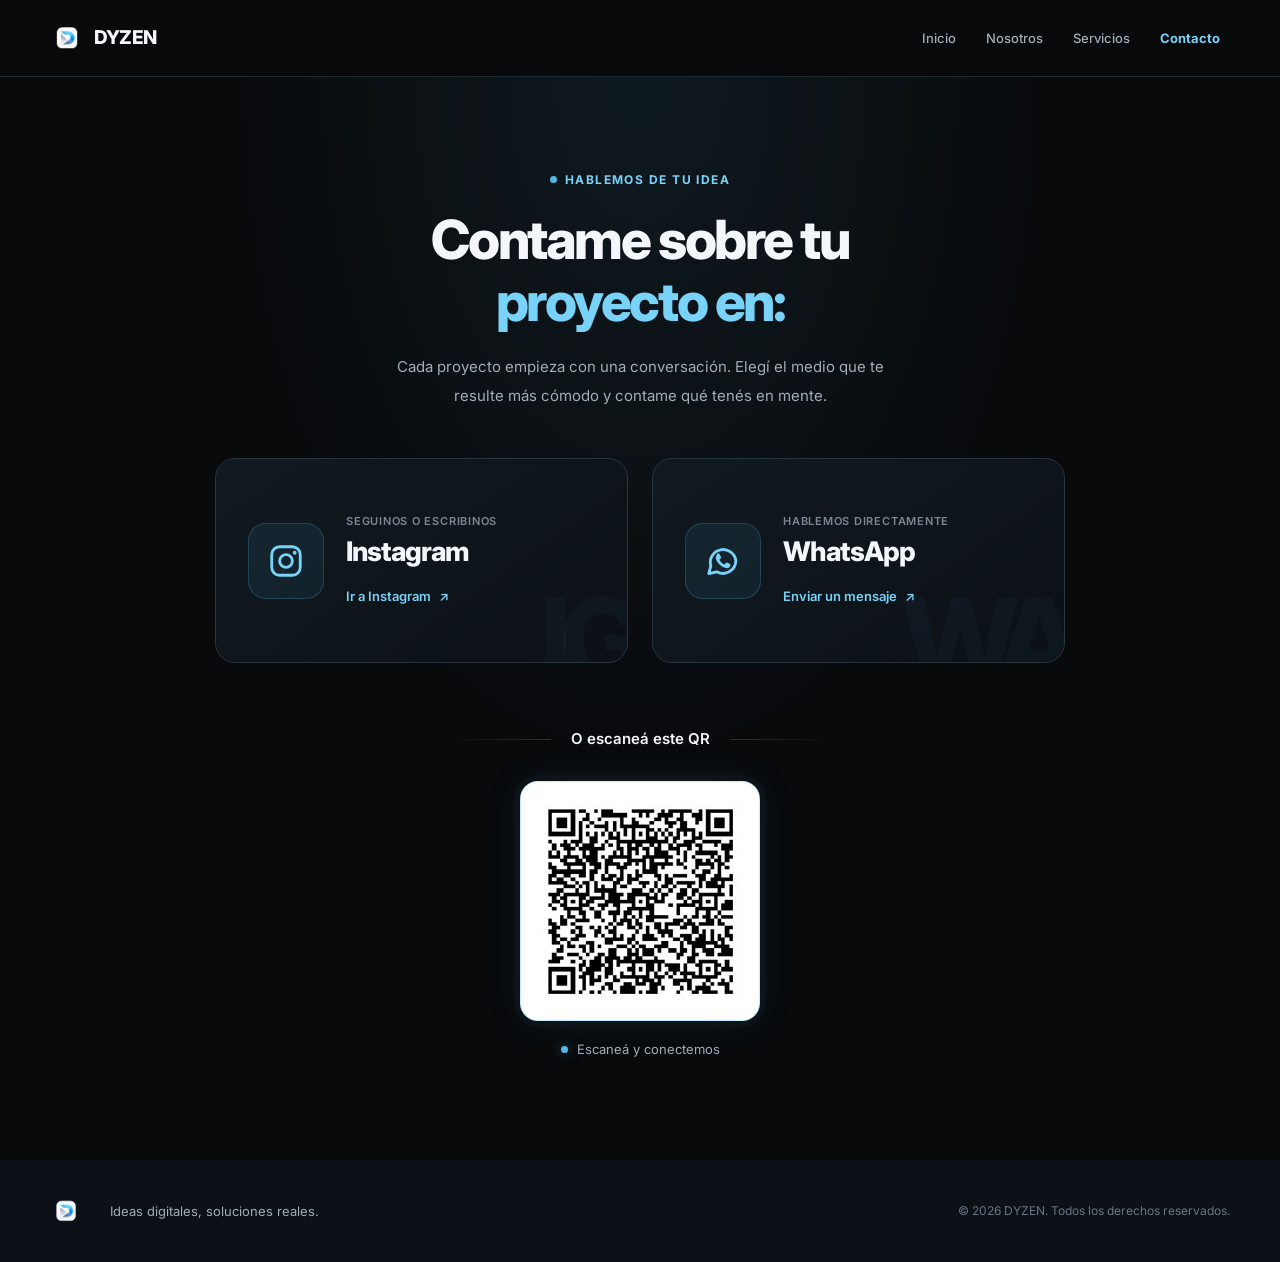
<file: html/contacto.html>
<!DOCTYPE html>
<html lang="es" class="verificando-sesion">

<head>
    <meta charset="UTF-8">
    <meta name="viewport" content="width=device-width, initial-scale=1.0">

    <meta name="theme-color" content="#080a0c">
    <meta name="description" content="Contactá a DYZEN para hablar sobre tu proyecto, solicitar una página web o consultar por automatizaciones.">

    <title>Contacto | DYZEN</title>

    <link rel="preconnect" href="https://fonts.googleapis.com">
    <link rel="preconnect" href="https://fonts.gstatic.com" crossorigin>
    <link href="https://fonts.googleapis.com/css2?family=Inter:wght@400;500;600;700;800&display=swap" rel="stylesheet">
    <link rel="icon" href="/assets/images/logoDyzen.png">

    <link rel="stylesheet" href="../css/estilos-generales.css">
    <link rel="stylesheet" href="../css/contacto.css">
</head>

<body>

    <!-- ==================== HEADER ==================== -->

    <header class="header">
        <div class="contenedor header__contenido">

            <a href="/html/index.html" class="logo" aria-label="DYZEN - Inicio">
                <img
                    src="/assets/images/logoDyzen.png"
                    alt="DYZEN"
                    class="logo__imagen"
                >
                <span>DYZEN</span>
            </a>

            <nav class="navegacion" aria-label="Navegación principal">
                <a href="index.html">Inicio</a>
                <a href="nosotros.html">Nosotros</a>
                <a href="servicios.html">Servicios</a>
                <a href="contacto.html" aria-current="page">Contacto</a>
            </nav>

            <details class="menu-movil">
                <summary aria-label="Abrir menú" title="Abrir menú">
                    <span></span>
                    <span></span>
                    <span></span>
                </summary>

                <nav class="menu-movil__contenido" aria-label="Navegación móvil">
                    <a href="index.html">Inicio</a>
                    <a href="nosotros.html">Nosotros</a>
                    <a href="servicios.html">Servicios</a>
                    <a href="contacto.html" aria-current="page">Contacto</a>
                </nav>
            </details>

        </div>
    </header>


    <!-- ==================== CONTACTO ==================== -->

    <main class="contacto">

        <section class="contacto__principal">
            <div class="contenedor">

                <div class="contacto__encabezado">
                    <span class="etiqueta">Hablemos de tu idea</span>

                    <h1>
                        Contame sobre tu
                        <span>proyecto en:</span>
                    </h1>

                    <p>
                        Cada proyecto empieza con una conversación.
                        Elegí el medio que te resulte más cómodo y
                        contame qué tenés en mente.
                    </p>
                </div>


                <!-- TARJETAS DE CONTACTO -->

                <div class="contacto__opciones">

                    <!-- INSTAGRAM -->

                    <a
                        href="https://www.instagram.com/dyzen.ar?utm_source=ig_web_button_share_sheet&psln=ZDNlZDc0MzIxNw=="
                        class="contacto-card contacto-card--instagram"
                        target="_blank"
                        rel="noopener noreferrer"
                        aria-label="Contactar a DYZEN por Instagram"
                    >
                        <div class="contacto-card__icono">
                            <svg
                                viewBox="0 0 24 24"
                                aria-hidden="true"
                                fill="none"
                            >
                                <rect
                                    x="3"
                                    y="3"
                                    width="18"
                                    height="18"
                                    rx="5"
                                    stroke="currentColor"
                                    stroke-width="1.8"
                                />
                                <circle
                                    cx="12"
                                    cy="12"
                                    r="4"
                                    stroke="currentColor"
                                    stroke-width="1.8"
                                />
                                <circle
                                    cx="17.5"
                                    cy="6.8"
                                    r="1.2"
                                    fill="currentColor"
                                />
                            </svg>
                        </div>

                        <div class="contacto-card__texto">
                            <span class="contacto-card__subtitulo">
                                Seguinos o escribinos
                            </span>

                            <h2>Instagram</h2>

                            <span class="contacto-card__accion">
                                Ir a Instagram
                                <span aria-hidden="true">↗</span>
                            </span>
                        </div>

                        <span class="contacto-card__decoracion" aria-hidden="true">
                            IG
                        </span>
                    </a>


                    <!-- WHATSAPP -->

                    <a
                        href="https://wa.link/iofh5r"
                        class="contacto-card contacto-card--whatsapp"
                        target="_blank"
                        rel="noopener noreferrer"
                        aria-label="Contactar a DYZEN por WhatsApp"
                    >
                        <div class="contacto-card__icono">
                            <svg
                                viewBox="0 0 24 24"
                                aria-hidden="true"
                                fill="none"
                            >
                                <path
                                    d="M20.1 11.7a8.1 8.1 0 0 1-12 7.1L3 20l1.3-4.9a8.1 8.1 0 1 1 15.8-3.4Z"
                                    stroke="currentColor"
                                    stroke-width="1.8"
                                    stroke-linecap="round"
                                    stroke-linejoin="round"
                                />
                                <path
                                    d="M8.2 7.7c.2-.4.4-.4.7-.4h.5c.2 0 .4.1.5.4l.8 1.9c.1.2.1.4-.1.6l-.6.7c-.2.2-.2.4-.1.6.6 1.1 1.5 2 2.6 2.6.2.1.4.1.6-.1l.8-.9c.2-.2.4-.2.6-.1l1.8.9c.3.1.4.3.4.5 0 .4-.2 1.2-.7 1.6-.5.5-1.2.7-1.9.6-1.1-.2-2.6-.8-4.1-2.2-1.4-1.3-2.3-2.9-2.5-4-.2-1 .2-1.8.7-2.3Z"
                                    fill="currentColor"
                                />
                            </svg>
                        </div>

                        <div class="contacto-card__texto">
                            <span class="contacto-card__subtitulo">
                                Hablemos directamente
                            </span>

                            <h2>WhatsApp</h2>

                            <span class="contacto-card__accion">
                                Enviar un mensaje
                                <span aria-hidden="true">↗</span>
                            </span>
                        </div>

                        <span class="contacto-card__decoracion" aria-hidden="true">
                            WA
                        </span>
                    </a>

                </div>


                <!-- SEPARADOR -->

                <div class="contacto__separador">
                    <span></span>
                    <p>O escaneá este QR</p>
                    <span></span>
                </div>


                <!-- CÓDIGO QR -->

                <div class="contacto-qr">

                    <div class="contacto-qr__marco">

                        <!--
                            Reemplazá el archivo qr-contacto.png
                            por la imagen de tu código QR.
                        -->

                        <img
                            src="/assets/images/qrcode-5491133099958.jpe"
                            alt="Código QR para contactar a DYZEN"
                            class="contacto-qr__imagen"
                        >

                    </div>

                    <div class="contacto-qr__texto">
                        <span class="contacto-qr__punto"></span>
                        <p>Escaneá y conectemos</p>
                    </div>

                </div>

            </div>
        </section>

    </main>


    <!-- ==================== FOOTER ==================== -->

    <footer class="footer">
        <div class="contenedor footer__contenido">

            <a href="/html/index.html" class="logo logo--footer">
                <img
                    src="/assets/images/logoDyzen.png"
                    alt="DYZEN"
                    class="logo__imagen"
                >
            </a>

            <p>
                Ideas digitales, soluciones reales.
            </p>

            <span class="footer__copyright">
                © 2026 DYZEN. Todos los derechos reservados.
            </span>

        </div>
    </footer>

</body>
</html>
</file>
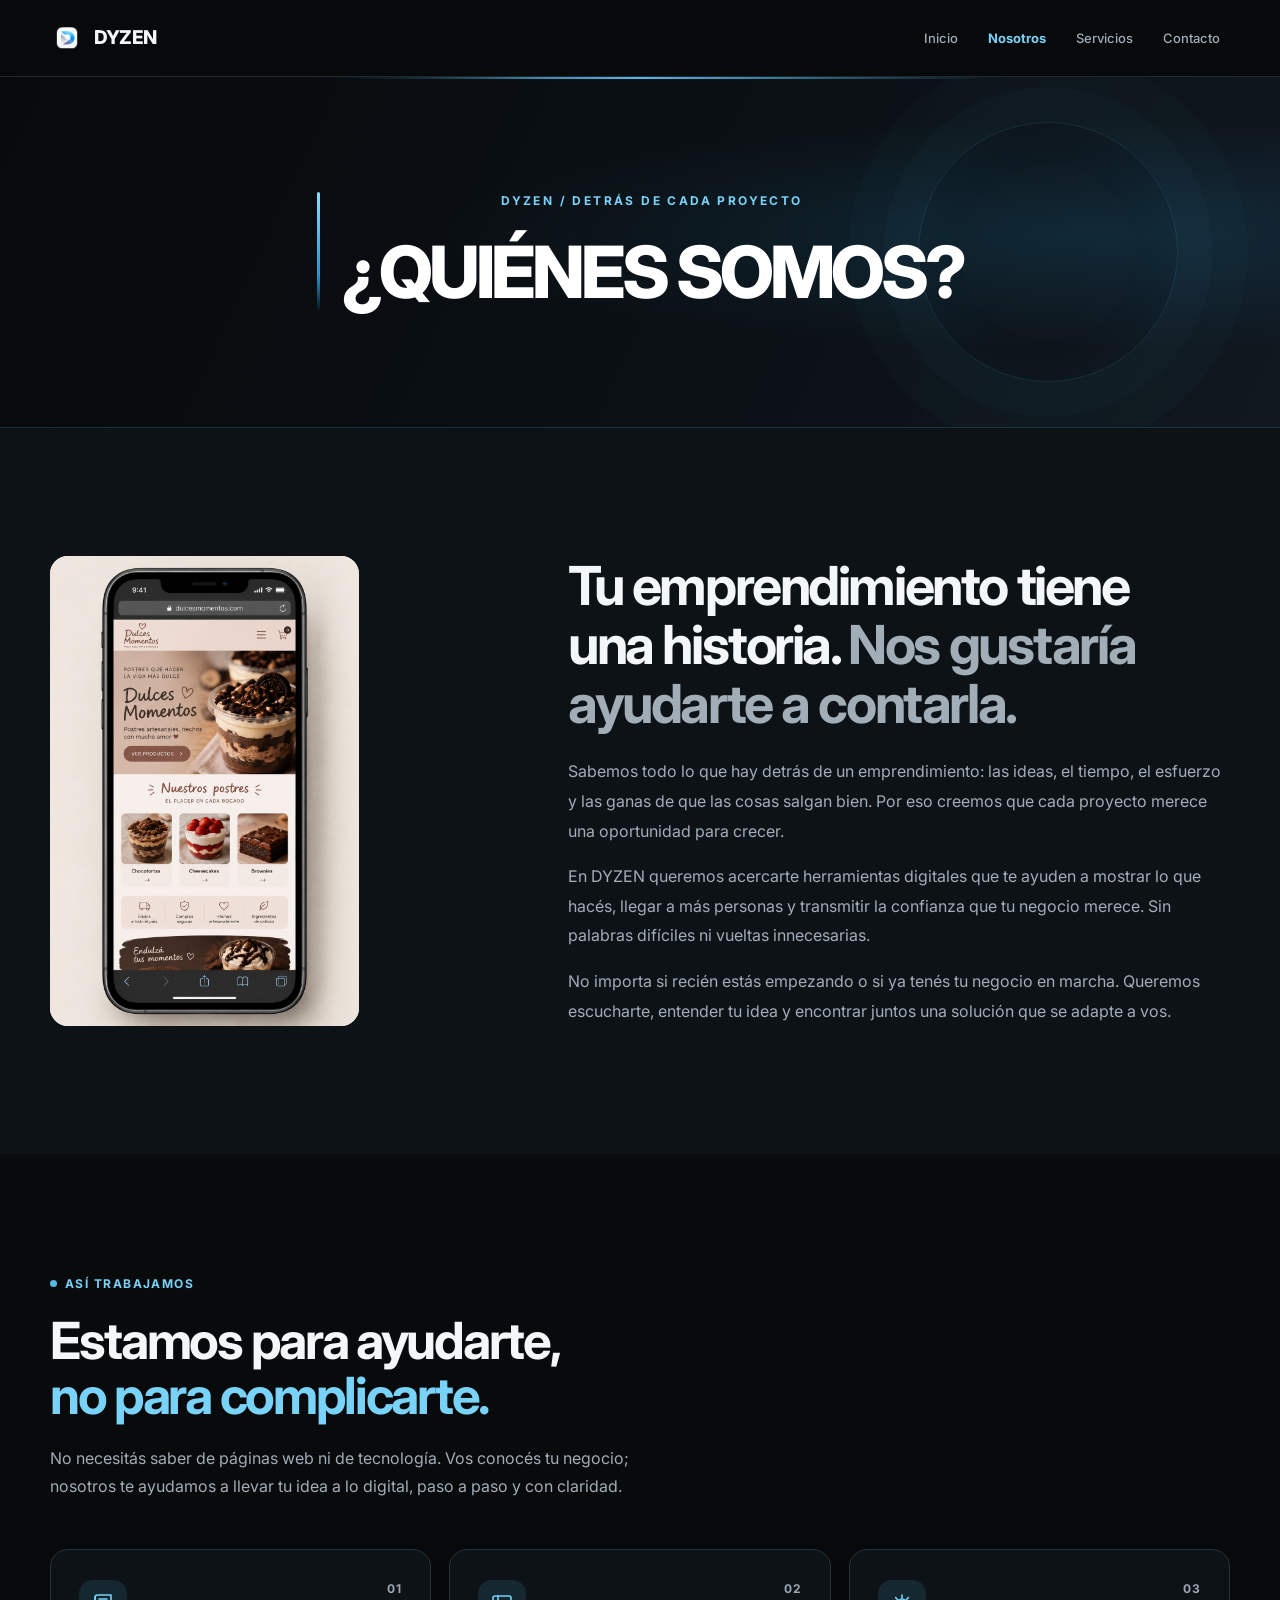
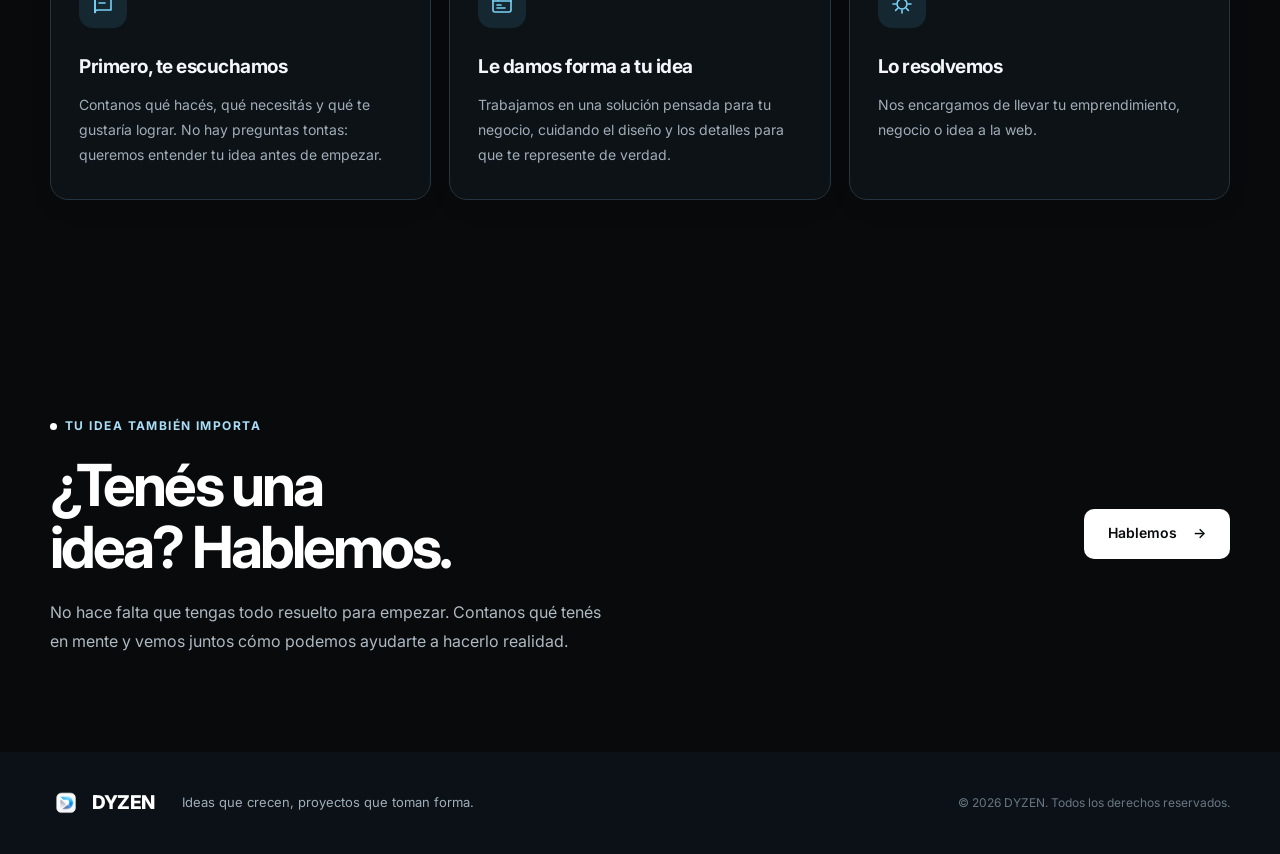
<file: html/nosotros.html>
<!DOCTYPE html>
<html lang="es">
<head>
    <meta charset="UTF-8">
    <meta name="viewport" content="width=device-width, initial-scale=1.0">
    <meta name="description" content="Conocé DYZEN, un proyecto que ayuda a emprendedores y pequeños negocios a llevar sus ideas al mundo digital de forma simple y cercana.">
    <meta name="theme-color" content="#f4f7fa">
    <title>Nosotros — DYZEN</title>

    <link rel="preconnect" href="https://fonts.googleapis.com">
    <link rel="preconnect" href="https://fonts.gstatic.com" crossorigin>
    <link href="https://fonts.googleapis.com/css2?family=Inter:wght@400;500;600;700;800&display=swap" rel="stylesheet">

    <link rel="stylesheet" href="/css/estilos-generales.css">
    <link rel="stylesheet" href="/css/nosotros.css">
    <link rel="icon" href="/assets/images/logoDyzen.png">
</head>
<body>
    <header class="header">
        <div class="contenedor header__contenido">
            <a href="/html/index.html" class="logo" aria-label="DYZEN - Inicio">
                <img src="/assets/images/logoDyzen.png" alt="DYZEN" class="logo__imagen">
                <span>DYZEN</span>
            </a>

            <nav class="navegacion" aria-label="Navegación principal">
                <a href="/html/index.html">Inicio</a>
                <a href="/html/nosotros.html" aria-current="page">Nosotros</a>
                <a href="/html/servicios.html">Servicios</a>
                <a href="/html/contacto.html">Contacto</a>
            </nav>

            <details class="menu-movil">
                <summary aria-label="Abrir menú">
                    <span></span><span></span><span></span>
                </summary>
                <nav class="menu-movil__contenido" aria-label="Navegación móvil">
                    <a href="/html/index.html">Inicio</a>
                    <a href="/html/nosotros.html" aria-current="page">Nosotros</a>
                    <a href="/html/servicios.html">Servicios</a>
                    <a href="/html/contacto.html">Contacto</a>
                </nav>
            </details>
        </div>
    </header>

    <main>
        
<!-- BANNER QUIÉNES SOMOS -->
<section class="nosotros-hero" aria-labelledby="nosotros-titulo">
    <div class="contenedor nosotros-hero__contenido">
        <h1 id="nosotros-titulo">¿QUIÉNES SOMOS?</h1>
    </div>
</section>


        <!-- NUESTRA HISTORIA -->
        <section class="nosotros-intro" aria-labelledby="intro-titulo">
            <div class="contenedor nosotros-intro__contenido">
                <div class="nosotros-intro__imagen">
             <img
                src="/assets/images/Mockup móvil de Dulces Momentos.png"
                alt="Imagen representativa de DYZEN"
             >
                </div>

                <div class="nosotros-intro__texto">
                    <h2 id="intro-titulo">
                        Tu emprendimiento tiene una historia.
                        <span>Nos gustaría ayudarte a contarla.</span>
                    </h2>

                    <p>
                        Sabemos todo lo que hay detrás de un emprendimiento:
                        las ideas, el tiempo, el esfuerzo y las ganas de que
                        las cosas salgan bien. Por eso creemos que cada
                        proyecto merece una oportunidad para crecer.
                    </p>

                    <p>
                        En DYZEN queremos acercarte herramientas digitales
                        que te ayuden a mostrar lo que hacés, llegar a más
                        personas y transmitir la confianza que tu negocio
                        merece. Sin palabras difíciles ni vueltas
                        innecesarias.
                    </p>

                    <p>
                        No importa si recién estás empezando o si ya tenés
                        tu negocio en marcha. Queremos escucharte, entender
                        tu idea y encontrar juntos una solución que se adapte
                        a vos.
                    </p>
                </div>
            </div>
        </section>

        <!-- CÓMO TRABAJAMOS -->
        <section class="como-trabajamos" id="como-trabajamos" aria-labelledby="trabajo-titulo">
            <div class="contenedor">
                <div class="seccion-encabezado nosotros-seccion-encabezado">
                    <span class="etiqueta">Así trabajamos</span>

                    <h2 id="trabajo-titulo">
                        Estamos para ayudarte,
                        <span>no para complicarte.</span>
                    </h2>

                    <p>
                        No necesitás saber de páginas web ni de tecnología.
                        Vos conocés tu negocio; nosotros te ayudamos a llevar
                        tu idea a lo digital, paso a paso y con claridad.
                    </p>
                </div>

                <div class="nosotros-pasos">
                    <article class="nosotros-paso">
                        <span class="nosotros-paso__numero">01</span>

                        <div class="nosotros-paso__icono" aria-hidden="true">
                            <svg viewBox="0 0 24 24" fill="none">
                                <path d="M4 5.5A2.5 2.5 0 0 1 6.5 3H20v15H6.5A2.5 2.5 0 0 0 4 20.5z"/>
                                <path d="M4 5.5v15M8 7h8M8 11h6"/>
                            </svg>
                        </div>

                        <h3>Primero, te escuchamos</h3>

                        <p>
                            Contanos qué hacés, qué necesitás y qué te gustaría
                            lograr. No hay preguntas tontas: queremos entender
                            tu idea antes de empezar.
                        </p>
                    </article>

                    <article class="nosotros-paso">
                        <span class="nosotros-paso__numero">02</span>

                        <div class="nosotros-paso__icono" aria-hidden="true">
                            <svg viewBox="0 0 24 24" fill="none">
                                <rect x="3" y="4" width="18" height="16" rx="2"/>
                                <path d="M3 9h18M8 4v5M7 13h4M7 16h8"/>
                            </svg>
                        </div>

                        <h3>Le damos forma a tu idea</h3>

                        <p>
                            Trabajamos en una solución pensada para tu negocio,
                            cuidando el diseño y los detalles para que te
                            represente de verdad.
                        </p>
                    </article>

                    <article class="nosotros-paso">
                        <span class="nosotros-paso__numero">03</span>

                        <div class="nosotros-paso__icono" aria-hidden="true">
                            <svg viewBox="0 0 24 24" fill="none">
                                <path d="M12 3v3M12 18v3M3 12h3M18 12h3M5.64 5.64l2.12 2.12M16.24 16.24l2.12 2.12M18.36 5.64l-2.12 2.12M7.76 16.24l-2.12 2.12"/>
                                <circle cx="12" cy="12" r="5"/>
                            </svg>
                        </div>

                        <h3>Lo resolvemos</h3>

                        <p>
                            Nos encargamos de llevar tu emprendimiento, negocio o idea a la web.
                        </p>
                    </article>
                </div>
            </div>
        </section>

        <!-- CIERRE -->
        <section class="nosotros-cta" aria-labelledby="cta-titulo">
            <div class="contenedor nosotros-cta__contenido">
                <div>
                    <span class="etiqueta etiqueta--clara">Tu idea también importa</span>

                    <h2 id="cta-titulo">
                        ¿Tenés una idea? Hablemos.
                    </h2>

                    <p>
                        No hace falta que tengas todo resuelto para empezar.
                        Contanos qué tenés en mente y vemos juntos cómo
                        podemos ayudarte a hacerlo realidad.
                    </p>
                </div>

                <a href="/html/contacto.html" class="boton boton--claro">
                    Hablemos
                    <span aria-hidden="true">→</span>
                </a>
            </div>
        </section>
    </main>

    <footer class="footer">
        <div class="contenedor footer__contenido">
            <a href="/html/index.html" class="logo logo--footer" aria-label="DYZEN - Inicio">
                <img src="/assets/images/logoDyzen.png" alt="DYZEN" class="logo__imagen">
                <span>DYZEN</span>
            </a>

            <p>Ideas que crecen, proyectos que toman forma.</p>

            <span class="footer__copyright">
                © 2026 DYZEN. Todos los derechos reservados.
            </span>
        </div>
    </footer>
</body>
</html>
</file>
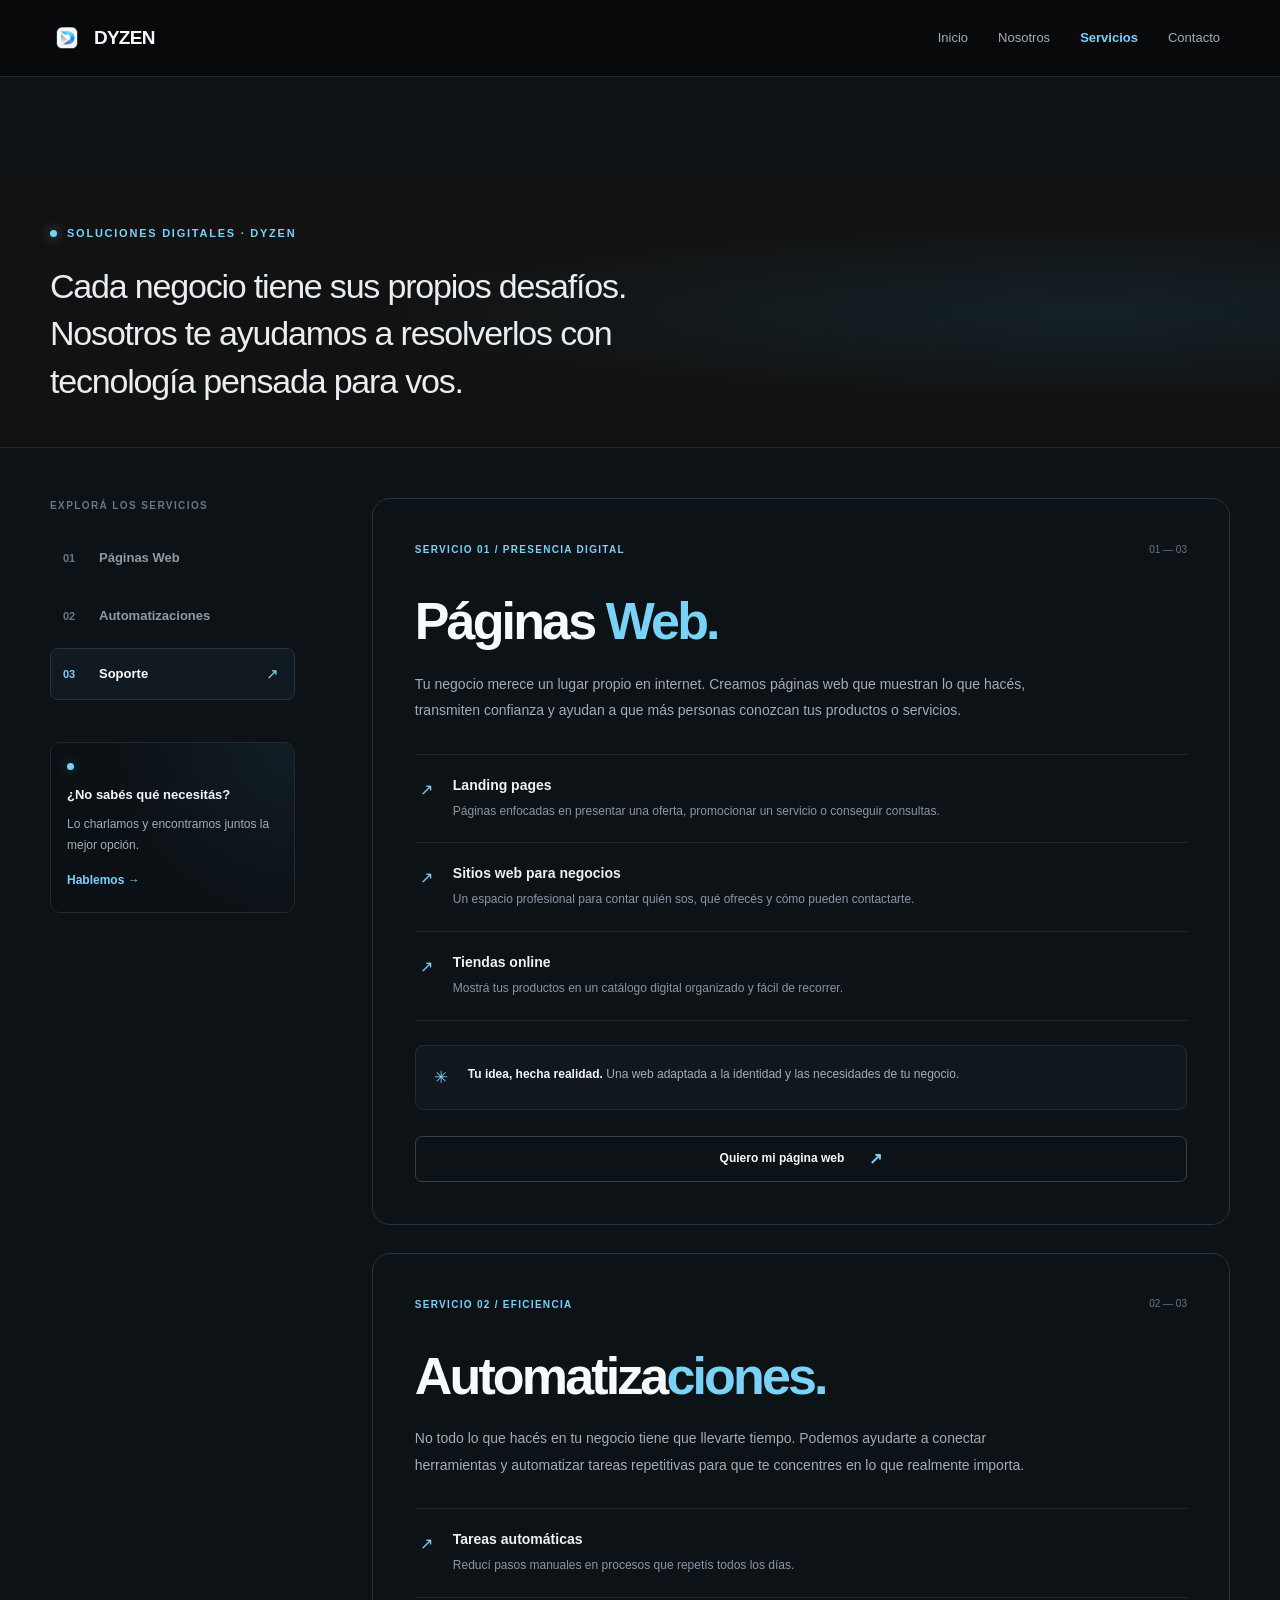
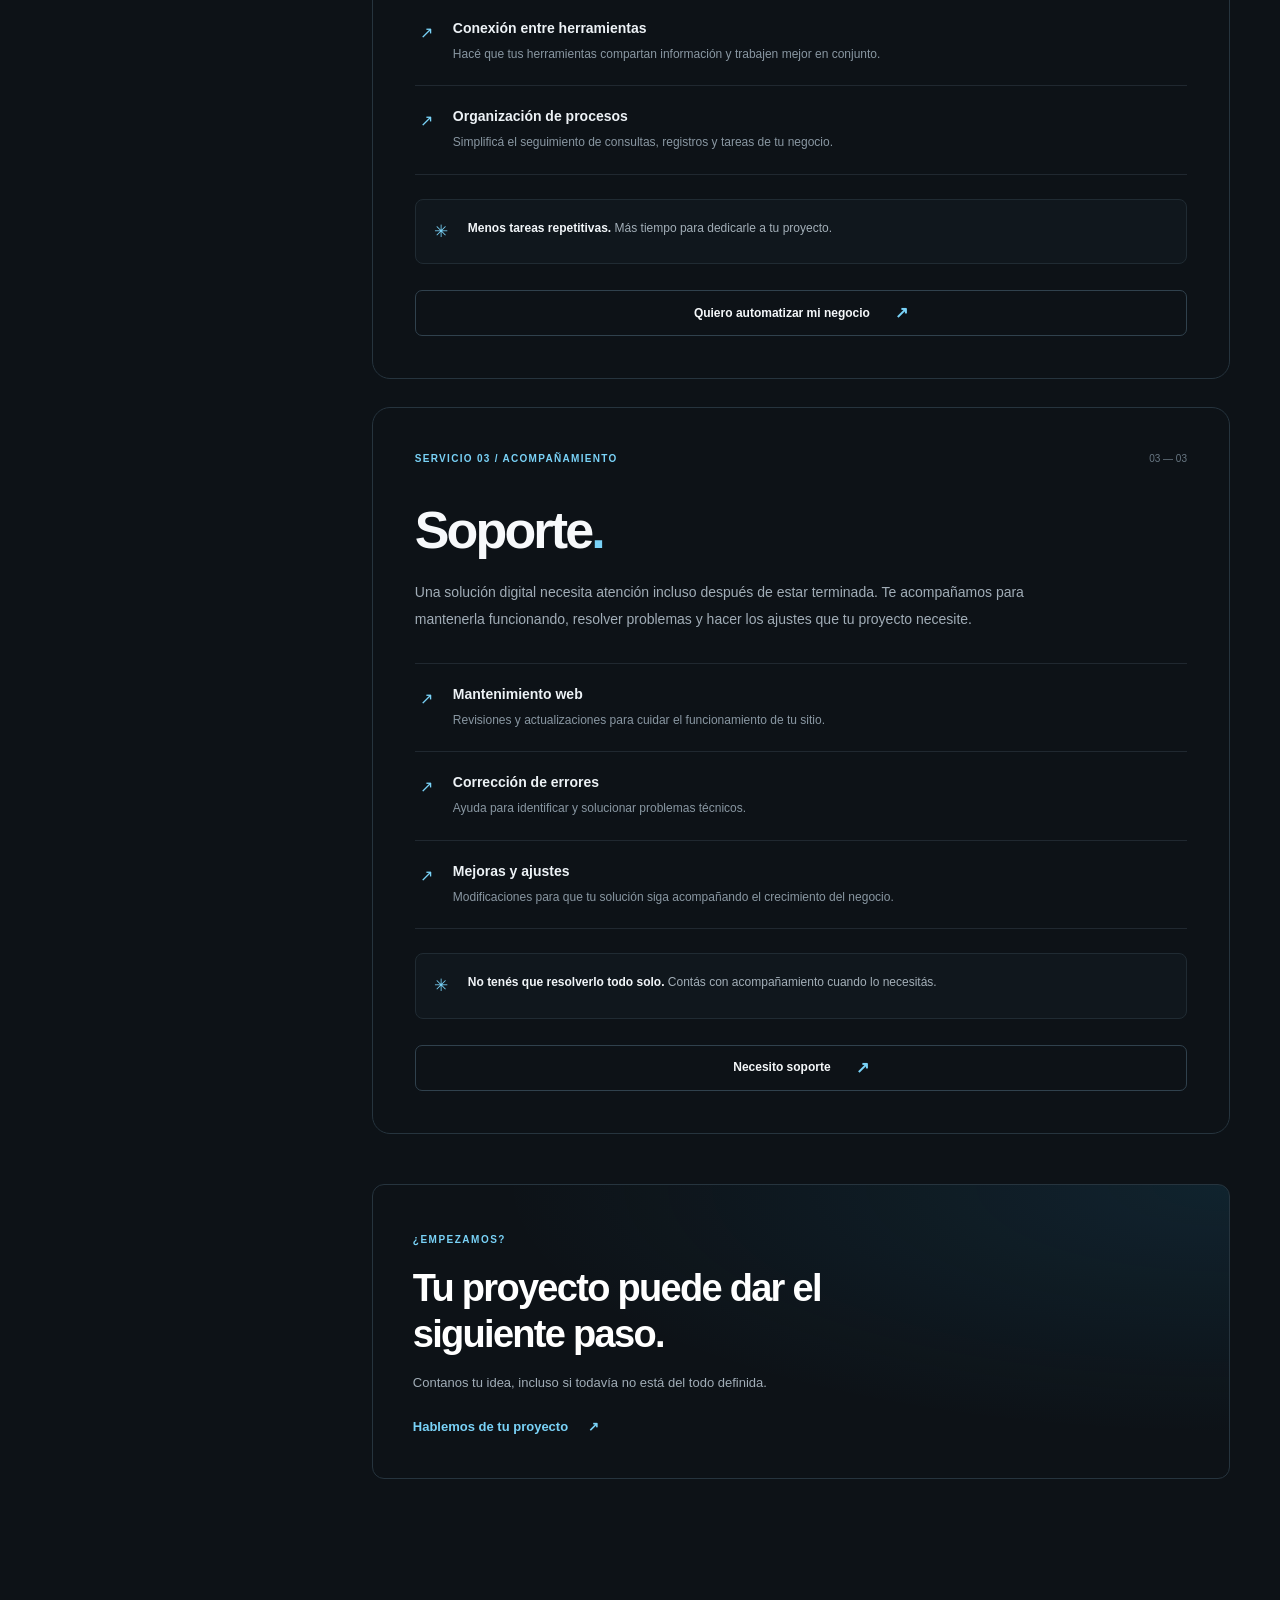
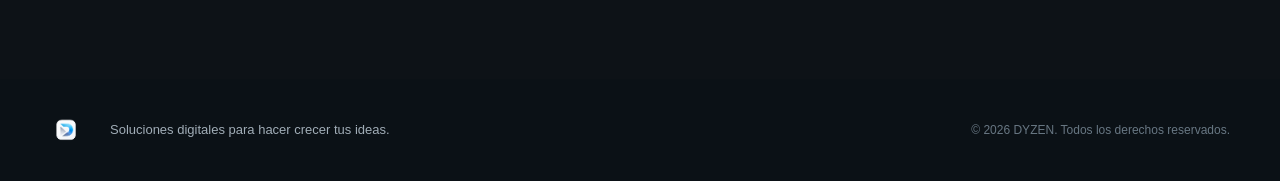
<file: html/servicios.html>
<!DOCTYPE html>
<html lang="es">

<head>
    <meta charset="UTF-8">
    <meta name="viewport" content="width=device-width, initial-scale=1.0">

    <meta name="description"
        content="Conocé los servicios de DYZEN: páginas web, automatizaciones y soporte para emprendedores y negocios.">

    <title>Servicios — DYZEN</title>

    <link rel="icon" href="/assets/images/logoDyzen.png">
    <link rel="stylesheet" href="/css/estilos-generales.css">
    <link rel="stylesheet" href="/css/servicios.css">
    <link rel="stylesheet" href="/css/nosotros.css">
    <link rel="stylesheet" href="/css/index.css">
</head>

<body>

    <!-- ENCABEZADO -->
    <header class="header">
        <div class="contenedor header__contenido">
            <a href="/html/index.html" class="logo" aria-label="DYZEN - Inicio">
                <img src="/assets/images/logoDyzen.png" alt="DYZEN" class="logo__imagen">
                <span>DYZEN</span>
            </a>

            <nav class="navegacion" aria-label="Navegación principal">
                <a href="/html/index.html">Inicio</a>
                <a href="/html/nosotros.html" >Nosotros</a>
                <a href="/html/servicios.html" aria-current="page">Servicios</a>
                <a href="/html/contacto.html">Contacto</a>
            </nav>


            <details class="menu-movil">
                <summary aria-label="Abrir menú">
                    <span></span><span></span><span></span>
                </summary>
                <nav class="menu-movil__contenido" aria-label="Navegación móvil">
                    <a href="/html/index.html" aria-current="page">Inicio</a>
                    <a href="/html/nosotros.html" >Nosotros</a>
                    <a href="/html/servicios.html">Servicios</a>
                    <a href="/html/contacto.html">Contacto</a>
                </nav>
            </details>
        </div>
    </header>

    <main class="servicios">

        <div class="servicios__encabezado">
            <div class="contenedor servicios__encabezado-interior">
                <span class="servicios__eyebrow">
                    <span></span>
                    SOLUCIONES DIGITALES · DYZEN
                </span>

                <p class="servicios__introduccion">
                    Cada negocio tiene sus propios desafíos.
                    Nosotros te ayudamos a resolverlos con tecnología
                    pensada para vos.
                </p>
            </div>
        </div>

        <div class="contenedor servicios__layout">

            <!-- MENÚ LATERAL -->
            <aside class="servicios__lateral" aria-label="Nuestros servicios">
                <p class="servicios__lateral-titulo">EXPLORÁ LOS SERVICIOS</p>

                <nav class="servicios__navegacion">
                    <a class="servicios__enlace activo"
                        href="#paginas-web"
                        aria-current="location">
                        <span class="servicios__numero">01</span>
                        <span class="servicios__enlace-texto">Páginas Web</span>
                        <span class="servicios__flecha">↗</span>
                    </a>

                    <a class="servicios__enlace" href="#automatizaciones">
                        <span class="servicios__numero">02</span>
                        <span class="servicios__enlace-texto">Automatizaciones</span>
                        <span class="servicios__flecha">↗</span>
                    </a>

                    <a class="servicios__enlace" href="#soporte">
                        <span class="servicios__numero">03</span>
                        <span class="servicios__enlace-texto">Soporte</span>
                        <span class="servicios__flecha">↗</span>
                    </a>
                </nav>

                <div class="servicios__ayuda">
                    <span class="servicios__ayuda-punto"></span>
                    <p>¿No sabés qué necesitás?</p>
                    <span class="servicios__ayuda-texto">
                        Lo charlamos y encontramos juntos la mejor opción.
                    </span>
                    <a href="https://wa.link/efwrhp">Hablemos →</a>
                </div>
            </aside>

            <!-- CONTENIDO DE LOS SERVICIOS -->
            <div class="servicios__contenido">

                <!-- SERVICIO 01 -->
                <section class="servicio" id="paginas-web"
                    aria-labelledby="titulo-web">

                    <div class="servicio__superior">
                        <span class="servicio__categoria">SERVICIO 01 / PRESENCIA DIGITAL</span>
                        <span class="servicio__indicador">01 — 03</span>
                    </div>

                    <h1 class="servicio__titulo" id="titulo-web">
                        Páginas <span>Web.</span>
                    </h1>

                    <p class="servicio__descripcion">
                        Tu negocio merece un lugar propio en internet.
                        Creamos páginas web que muestran lo que hacés,
                        transmiten confianza y ayudan a que más personas
                        conozcan tus productos o servicios.
                    </p>

                    <div class="servicio__lista">
                        <div class="servicio__caracteristica">
                            <span class="servicio__check">↗</span>
                            <div>
                                <h3>Landing pages</h3>
                                <p>
                                    Páginas enfocadas en presentar una oferta,
                                    promocionar un servicio o conseguir consultas.
                                </p>
                            </div>
                        </div>

                        <div class="servicio__caracteristica">
                            <span class="servicio__check">↗</span>
                            <div>
                                <h3>Sitios web para negocios</h3>
                                <p>
                                    Un espacio profesional para contar quién sos,
                                    qué ofrecés y cómo pueden contactarte.
                                </p>
                            </div>
                        </div>

                        <div class="servicio__caracteristica">
                            <span class="servicio__check">↗</span>
                            <div>
                                <h3>Tiendas online</h3>
                                <p>
                                    Mostrá tus productos en un catálogo digital
                                    organizado y fácil de recorrer.
                                </p>
                            </div>
                        </div>
                    </div>

                    <div class="servicio__nota">
                        <span class="servicio__nota-icono">✳</span>
                        <p>
                            <strong>Tu idea, hecha realidad.</strong>
                            Una web adaptada a la identidad y las necesidades
                            de tu negocio.
                        </p>
                    </div>

                    <a class="servicio__cta" href="https://wa.link/g257mn">
                        Quiero mi página web <span>↗</span>
                    </a>
                </section>

                <!-- SERVICIO 02 -->
                <section class="servicio" id="automatizaciones"
                    aria-labelledby="titulo-automatizaciones">

                    <div class="servicio__superior">
                        <span class="servicio__categoria">SERVICIO 02 / EFICIENCIA</span>
                        <span class="servicio__indicador">02 — 03</span>
                    </div>

                    <h2 class="servicio__titulo" id="titulo-automatizaciones">
                        Automatiza<span>ciones.</span>
                    </h2>

                    <p class="servicio__descripcion">
                        No todo lo que hacés en tu negocio tiene que llevarte
                        tiempo. Podemos ayudarte a conectar herramientas y
                        automatizar tareas repetitivas para que te concentres
                        en lo que realmente importa.
                    </p>

                    <div class="servicio__lista">
                        <div class="servicio__caracteristica">
                            <span class="servicio__check">↗</span>
                            <div>
                                <h3>Tareas automáticas</h3>
                                <p>
                                    Reducí pasos manuales en procesos que repetís
                                    todos los días.
                                </p>
                            </div>
                        </div>

                        <div class="servicio__caracteristica">
                            <span class="servicio__check">↗</span>
                            <div>
                                <h3>Conexión entre herramientas</h3>
                                <p>
                                    Hacé que tus herramientas compartan información
                                    y trabajen mejor en conjunto.
                                </p>
                            </div>
                        </div>

                        <div class="servicio__caracteristica">
                            <span class="servicio__check">↗</span>
                            <div>
                                <h3>Organización de procesos</h3>
                                <p>
                                    Simplificá el seguimiento de consultas,
                                    registros y tareas de tu negocio.
                                </p>
                            </div>
                        </div>
                    </div>

                    <div class="servicio__nota">
                        <span class="servicio__nota-icono">✳</span>
                        <p>
                            <strong>Menos tareas repetitivas.</strong>
                            Más tiempo para dedicarle a tu proyecto.
                        </p>
                    </div>

                    <a class="servicio__cta" href="https://wa.link/b9ek6d">
                        Quiero automatizar mi negocio <span>↗</span>
                    </a>
                </section>

                <!-- SERVICIO 03 -->
                <section class="servicio" id="soporte"
                    aria-labelledby="titulo-soporte">

                    <div class="servicio__superior">
                        <span class="servicio__categoria">SERVICIO 03 / ACOMPAÑAMIENTO</span>
                        <span class="servicio__indicador">03 — 03</span>
                    </div>

                    <h2 class="servicio__titulo" id="titulo-soporte">
                        Soporte<span>.</span>
                    </h2>

                    <p class="servicio__descripcion">
                        Una solución digital necesita atención incluso después
                        de estar terminada. Te acompañamos para mantenerla
                        funcionando, resolver problemas y hacer los ajustes
                        que tu proyecto necesite.
                    </p>

                    <div class="servicio__lista">
                        <div class="servicio__caracteristica">
                            <span class="servicio__check">↗</span>
                            <div>
                                <h3>Mantenimiento web</h3>
                                <p>
                                    Revisiones y actualizaciones para cuidar
                                    el funcionamiento de tu sitio.
                                </p>
                            </div>
                        </div>

                        <div class="servicio__caracteristica">
                            <span class="servicio__check">↗</span>
                            <div>
                                <h3>Corrección de errores</h3>
                                <p>
                                    Ayuda para identificar y solucionar
                                    problemas técnicos.
                                </p>
                            </div>
                        </div>

                        <div class="servicio__caracteristica">
                            <span class="servicio__check">↗</span>
                            <div>
                                <h3>Mejoras y ajustes</h3>
                                <p>
                                    Modificaciones para que tu solución
                                    siga acompañando el crecimiento del negocio.
                                </p>
                            </div>
                        </div>
                    </div>

                    <div class="servicio__nota">
                        <span class="servicio__nota-icono">✳</span>
                        <p>
                            <strong>No tenés que resolverlo todo solo.</strong>
                            Contás con acompañamiento cuando lo necesitás.
                        </p>
                    </div>

                    <a class="servicio__cta" href="https://wa.link/rcwzzj">
                        Necesito soporte <span>↗</span>
                    </a>
                </section>

                <!-- CIERRE -->
                <div class="servicios__cierre">
                    <span class="servicios__cierre-etiqueta">¿EMPEZAMOS?</span>
                    <h2>Tu proyecto puede dar el siguiente paso.</h2>
                    <p>
                        Contanos tu idea, incluso si todavía no está del todo definida.
                    </p>
                    <a href="/html/contacto.html">
                        Hablemos de tu proyecto <span>↗</span>
                    </a>
                </div>

            </div>
        </div>
    </main>

    <!-- FOOTER COMPARTIDO -->
    <footer class="footer">
        <div class="contenedor footer__contenido">
            <a href="/html/index.html" class="logo logo--footer">
                <img src="/assets/images/logoDyzen.png" alt="DYZEN" class="logo__imagen">
            </a>

            <p>Soluciones digitales para hacer crecer tus ideas.</p>

            <span class="footer__copyright">
                © 2026 DYZEN. Todos los derechos reservados.
            </span>
        </div>
    </footer>

    <script>
        // Destaca en el menú lateral el servicio que se está viendo.
        const servicios = document.querySelectorAll(".servicio");
        const enlacesServicio = document.querySelectorAll(".servicios__enlace");

        const observadorServicios = new IntersectionObserver((entradas) => {
            entradas.forEach((entrada) => {
                if (!entrada.isIntersecting) return;

                enlacesServicio.forEach((enlace) => {
                    const seleccionado =
                        enlace.getAttribute("href") === "#" + entrada.target.id;

                    enlace.classList.toggle("activo", seleccionado);

                    if (seleccionado) {
                        enlace.setAttribute("aria-current", "location");
                    } else {
                        enlace.removeAttribute("aria-current");
                    }
                });
            });
        }, {
            rootMargin: "-20% 0px -55% 0px",
            threshold: 0
        });

        servicios.forEach((servicio) => {
            observadorServicios.observe(servicio);
        });
    </script>

</body>
</html>
</file>
<file: css/estilos-generales.css>
/* =========================================================
   DYZEN — ESTILOS GENERALES
   ========================================================= */


/* ==================== VARIABLES ==================== */

:root {
    /* Fondos */
    --color-fondo: #080a0c;
    --color-fondo-blanco: #0d1217;
    --color-fondo-suave: #111a21;

    /* Textos */
    --color-texto: #f4f7fa;
    --color-texto-secundario: #a1adb7;
    --color-texto-suave: #7b8792;
    --color-texto-span: #ffffff;

    /* Bordes */
    --color-borde: #26343e;
    --color-borde-suave: #202830;

    /* Identidad DYZEN */
    --color-acento: #55b9e8;
    --color-acento-oscuro: #79d2f7;

    /* Elementos oscuros */
    --color-oscuro: #080a0c;

    /* Dimensiones */
    --contenedor: 1180px;
    --radio: 18px;
    --radio-pequeno: 10px;

    /* Transiciones */
    --transicion: 250ms ease;
}


/* ==================== RESET ==================== */

*,
*::before,
*::after {
    box-sizing: border-box;
    margin: 0;
    padding: 0;
}

html {
    scroll-behavior: smooth;
    scroll-padding-top: 90px;
}

body {
    min-height: 100vh;
    background: var(--color-fondo);
    color: var(--color-texto);
    font-family: "Inter", Arial, sans-serif;
    font-size: 16px;
    line-height: 1.6;
    -webkit-font-smoothing: antialiased;
    text-rendering: optimizeLegibility;
}

img,
svg {
    display: block;
    max-width: 100%;
}

a {
    color: inherit;
    text-decoration: none;
}

button,
input,
textarea,
select {
    font: inherit;
}

button {
    border: 0;
}

ul {
    list-style: none;
}


/* ==================== CONTENEDOR ==================== */

.contenedor {
    width: min(calc(100% - 48px), var(--contenedor));
    margin-inline: auto;
}


/* ==================== HEADER ==================== */

.header {
    position: sticky;
    top: 0;
    z-index: 100;
    width: 100%;
    background: rgba(8, 10, 12, 0.96);
    border-bottom: 1px solid var(--color-borde-suave);
    backdrop-filter: blur(12px);
    -webkit-backdrop-filter: blur(12px);
}

.header__contenido {
    position: relative;
    display: flex;
    align-items: center;
    justify-content: space-between;
    min-height: 76px;
    gap: 20px;
}


/* ==================== LOGO ==================== */

.logo {
    display: inline-flex;
    align-items: center;
    gap: 10px;
    flex-shrink: 0;
    color: var(--color-texto);
    font-size: 19px;
    font-weight: 800;
    letter-spacing: -0.04em;
    text-decoration: none;
}

.logo__imagen {
    display: block;
    width: 34px;
    height: 34px;
    object-fit: contain;
}


/* ==================== NAVEGACIÓN DESKTOP ==================== */

.navegacion {
    display: flex;
    align-items: center;
    gap: 30px;
    margin-left: auto;
    margin-right: 10px;
}

.navegacion a {
    color: var(--color-texto-secundario);
    font-size: 13px;
    font-weight: 500;
    text-decoration: none;
    transition:
        color var(--transicion),
        background var(--transicion);
}

.navegacion a:hover,
.navegacion a[aria-current="page"] {
    color: var(--color-acento-oscuro);
}

.navegacion a[aria-current="page"] {
    font-weight: 700;
}


/* ==================== BOTONES ==================== */

.boton {
    display: inline-flex;
    align-items: center;
    justify-content: center;
    gap: 10px;
    min-height: 50px;
    padding: 0 24px;
    border-radius: var(--radio-pequeno);
    font-size: 14px;
    font-weight: 600;
    cursor: pointer;
    transition:
        transform var(--transicion),
        background-color var(--transicion),
        border-color var(--transicion),
        color var(--transicion),
        box-shadow var(--transicion);
}

.boton:hover {
    transform: translateY(-2px);
}

.boton--principal {
    background: var(--color-acento);
    color: var(--color-oscuro);
}

.boton--principal:hover {
    background: var(--color-acento-oscuro);
    box-shadow: 0 10px 25px rgba(85, 185, 232, 0.16);
}

.boton--secundario {
    background: transparent;
    border: 1px solid var(--color-borde);
    color: var(--color-texto);
}

.boton--secundario:hover {
    background: var(--color-fondo-suave);
    border-color: var(--color-acento);
}

.boton--pequeno {
    min-height: 42px;
    padding-inline: 18px;
    font-size: 13px;
}

.boton--claro {
    background: #ffffff;
    color: #080a0c;
}

.boton--claro:hover {
    box-shadow: 0 12px 30px rgba(0, 0, 0, 0.15);
}

.header__boton {
    flex-shrink: 0;
}


/* ==================== MENÚ RESPONSIVE ==================== */

.menu-movil {
    display: none;
    position: relative;
    flex-shrink: 0;
}

.menu-movil summary {
    display: flex;
    width: 44px;
    height: 44px;
    flex-direction: column;
    align-items: center;
    justify-content: center;
    gap: 5px;
    list-style: none;
    border: 1px solid var(--color-borde);
    border-radius: 12px;
    background: var(--color-fondo-suave);
    cursor: pointer;
    transition:
        border-color var(--transicion),
        background var(--transicion);
}

.menu-movil summary::-webkit-details-marker {
    display: none;
}

.menu-movil summary:hover,
.menu-movil[open] summary {
    border-color: var(--color-acento);
    background: #15232c;
}

/* Líneas del botón */

.menu-movil summary span {
    display: block;
    width: 18px;
    height: 2px;
    border-radius: 2px;
    background: var(--color-acento-oscuro);
    transition:
        transform var(--transicion),
        opacity var(--transicion);
}

/* Animación de hamburguesa a X */

.menu-movil[open] summary span:first-child {
    transform: translateY(7px) rotate(45deg);
}

.menu-movil[open] summary span:nth-child(2) {
    opacity: 0;
}

.menu-movil[open] summary span:last-child {
    transform: translateY(-7px) rotate(-45deg);
}


/* ==================== PANEL DEL MENÚ MÓVIL ==================== */

.menu-movil__contenido {
    position: absolute;
    top: calc(100% + 12px);
    right: 0;
    z-index: 110;
    display: grid;
    gap: 5px;
    width: min(260px, calc(100vw - 32px));
    padding: 10px;
    background: #0b1116;
    border: 1px solid var(--color-borde);
    border-radius: 14px;
    box-shadow: 0 18px 45px rgba(0, 0, 0, 0.4);
}

.menu-movil__contenido a {
    display: flex;
    align-items: center;
    min-height: 44px;
    padding: 0 14px;
    border: 1px solid transparent;
    border-radius: 9px;
    color: var(--color-texto-secundario);
    font-size: 14px;
    font-weight: 500;
    text-decoration: none;
    transition:
        color var(--transicion),
        background var(--transicion),
        border-color var(--transicion);
}

.menu-movil__contenido a:hover,
.menu-movil__contenido a:focus-visible {
    background: var(--color-fondo-suave);
    border-color: var(--color-borde);
    color: var(--color-acento-oscuro);
}

.menu-movil__contenido a[aria-current="page"] {
    background: rgba(85, 185, 232, 0.08);
    border-color: rgba(85, 185, 232, 0.25);
    color: var(--color-acento-oscuro);
}

/* Botón de contacto dentro del menú */

.menu-movil__contenido .menu-movil__cta {
    justify-content: center;
    margin-top: 4px;
    background: var(--color-acento);
    color: var(--color-oscuro);
    font-weight: 700;
}

.menu-movil__contenido .menu-movil__cta:hover {
    background: var(--color-acento-oscuro);
    color: var(--color-oscuro);
}


/* ==================== ETIQUETAS ==================== */

.etiqueta {
    display: inline-flex;
    align-items: center;
    gap: 8px;
    color: var(--color-acento-oscuro);
    font-size: 12px;
    font-weight: 700;
    letter-spacing: 0.12em;
    text-transform: uppercase;
}

.etiqueta::before {
    content: "";
    width: 7px;
    height: 7px;
    flex-shrink: 0;
    border-radius: 50%;
    background: var(--color-acento);
}

.etiqueta--clara {
    color: #a8ddf5;
}

.etiqueta--clara::before {
    background: #ffffff;
}


/* ==================== FOOTER ==================== */

.footer {
    padding-block: 35px;
    background: #0b1116;
    color: #ffffff;
}

.footer__contenido {
    display: grid;
    grid-template-columns: auto 1fr auto;
    align-items: center;
    gap: 28px;
}

.logo--footer {
    color: #ffffff;
}

.logo--footer .logo__imagen {
    width: 32px;
    height: 32px;
}

.footer__contenido > p {
    color: #a1adb7;
    font-size: 13px;
}

.footer__copyright {
    color: #687783;
    font-size: 12px;
    text-align: right;
}


/* ==================== ACCESIBILIDAD ==================== */

:focus-visible {
    outline: 2px solid rgba(121, 210, 247, 0.8);
    outline-offset: 3px;
}

::selection {
    background: var(--color-acento);
    color: var(--color-oscuro);
}


/* ==================== RESPONSIVE: TABLETS ==================== */

@media (max-width: 768px) {
    .contenedor {
        width: min(calc(100% - 32px), var(--contenedor));
    }

    .header__contenido {
        min-height: 72px;
        gap: 16px;
    }

    .logo__imagen {
        width: 36px;
        height: 36px;
    }

    .navegacion {
        display: none;
    }

    .menu-movil {
        display: block;
    }

    .boton {
        min-height: 48px;
    }

    .footer__contenido {
        grid-template-columns: 1fr;
        justify-items: center;
        gap: 14px;
        text-align: center;
    }

    .footer__copyright {
        text-align: center;
    }
}


/* ==================== RESPONSIVE: CELULARES ==================== */

@media (max-width: 480px) {
    .contenedor {
        width: calc(100% - 28px);
    }

    .header__contenido {
        min-height: 68px;
    }

    .logo {
        gap: 8px;
        font-size: 17px;
    }

    .logo__imagen {
        width: 32px;
        height: 32px;
    }

    .menu-movil summary {
        width: 42px;
        height: 42px;
    }

    .menu-movil__contenido {
        width: min(260px, calc(100vw - 28px));
    }

    .footer {
        padding-block: 28px;
    }
}


/* ==================== RESPONSIVE: ESCRITORIO ==================== */

@media (min-width: 769px) {
    .menu-movil {
        display: none !important;
    }

    .navegacion {
        display: flex;
    }
}


/* ==================== MOVIMIENTO REDUCIDO ==================== */

@media (prefers-reduced-motion: reduce) {
    *,
    *::before,
    *::after {
        scroll-behavior: auto !important;
        transition-duration: 0.01ms !important;
        animation-duration: 0.01ms !important;
        animation-iteration-count: 1 !important;
    }
}


/* ==================== HEADER OSCURO DEFINITIVO ==================== */

header.header,
.header {
    background: rgba(8, 10, 12, 0.96) !important;
    background-color: rgba(8, 10, 12, 0.96) !important;
    border-bottom: 1px solid #202830 !important;
    color: #f4f7fa !important;
    backdrop-filter: blur(12px);
    -webkit-backdrop-filter: blur(12px);
}

.header .header__contenido {
    background: transparent !important;
}

.header .logo {
    color: #f4f7fa !important;
}

.header .navegacion a:not(.boton) {
    color: #a1adb7 !important;
}

.header .navegacion a:not(.boton):hover,
.header .navegacion a[aria-current="page"]:not(.boton) {
    color: #79d2f7 !important;
}

.header .navegacion .boton--principal {
    background: #55b9e8 !important;
    color: #080a0c !important;
}

.header .navegacion .boton--principal:hover {
    background: #79d2f7 !important;
}

/* Evita fondos blancos en el menú móvil */

.header .menu-movil summary {
    background: #111a21 !important;
    border-color: #26343e !important;
}

.header .menu-movil__contenido {
    background: #0b1116 !important;
    border-color: #26343e !important;
}

.header .menu-movil__contenido a {
    color: #a1adb7 !important;
}

.header .menu-movil__contenido a:hover,
.header .menu-movil__contenido a[aria-current="page"] {
    background: #111a21 !important;
    color: #79d2f7 !important;
}
</file>
<file: css/contacto.css>
/* =========================================================
   DYZEN — PÁGINA DE CONTACTO
   ========================================================= */


/* ==================== SECCIÓN PRINCIPAL ==================== */

.contacto {
    position: relative;
    overflow: hidden;
    background:
        radial-gradient(
            ellipse at 50% 0%,
            rgba(85, 185, 232, 0.09),
            transparent 45%
        ),
        var(--color-fondo);
}

.contacto__principal {
    position: relative;
    padding: 88px 0 100px;
}


/* ==================== ENCABEZADO ==================== */

.contacto__encabezado {
    max-width: 700px;
    margin: 0 auto 48px;
    text-align: center;
}

.contacto__encabezado .etiqueta {
    margin-bottom: 20px;
}

.contacto__encabezado h1 {
    color: var(--color-texto);
    font-size: clamp(34px, 5vw, 54px);
    font-weight: 800;
    line-height: 1.15;
    letter-spacing: -0.045em;
}

.contacto__encabezado h1 span {
    display: block;
    color: var(--color-acento-oscuro);
}

.contacto__encabezado > p {
    max-width: 530px;
    margin: 20px auto 0;
    color: var(--color-texto-secundario);
    font-size: 15px;
    line-height: 1.9;
}


/* ==================== TARJETAS DE CONTACTO ==================== */

.contacto__opciones {
    display: grid;
    grid-template-columns: repeat(2, minmax(0, 1fr));
    gap: 24px;
    max-width: 850px;
    margin: 0 auto;
}

.contacto-card {
    position: relative;
    display: flex;
    align-items: center;
    gap: 22px;
    min-height: 205px;
    padding: 32px;
    overflow: hidden;
    isolation: isolate;
    background: linear-gradient(
        145deg,
        #111a21 0%,
        #0b1015 100%
    );
    border: 1px solid var(--color-borde);
    border-radius: 20px;
    transition:
        transform var(--transicion),
        border-color var(--transicion),
        box-shadow var(--transicion),
        background var(--transicion);
}

.contacto-card:hover {
    transform: translateY(-5px);
    border-color: rgba(85, 185, 232, 0.65);
    box-shadow: 0 18px 45px rgba(0, 0, 0, 0.25);
}

.contacto-card:focus-visible {
    outline: 2px solid var(--color-acento-oscuro);
    outline-offset: 4px;
}


/* Iconos */

.contacto-card__icono {
    position: relative;
    z-index: 1;
    display: flex;
    flex-shrink: 0;
    align-items: center;
    justify-content: center;
    width: 76px;
    height: 76px;
    background: rgba(85, 185, 232, 0.08);
    border: 1px solid rgba(85, 185, 232, 0.22);
    border-radius: 18px;
    color: var(--color-acento-oscuro);
    transition:
        background var(--transicion),
        border-color var(--transicion),
        transform var(--transicion);
}

.contacto-card__icono svg {
    width: 38px;
    height: 38px;
}

.contacto-card:hover .contacto-card__icono {
    transform: scale(1.05);
    background: rgba(85, 185, 232, 0.14);
    border-color: rgba(85, 185, 232, 0.45);
}


/* Texto */

.contacto-card__texto {
    position: relative;
    z-index: 1;
    min-width: 0;
}

.contacto-card__subtitulo {
    display: block;
    margin-bottom: 5px;
    color: var(--color-texto-suave);
    font-size: 11px;
    font-weight: 600;
    letter-spacing: 0.07em;
    text-transform: uppercase;
}

.contacto-card h2 {
    margin-bottom: 15px;
    color: var(--color-texto);
    font-size: clamp(21px, 2.5vw, 27px);
    font-weight: 800;
    letter-spacing: -0.035em;
    line-height: 1.2;
}

.contacto-card__accion {
    display: inline-flex;
    align-items: center;
    gap: 8px;
    color: var(--color-acento-oscuro);
    font-size: 13px;
    font-weight: 600;
}

.contacto-card__accion span {
    display: inline-block;
    transition: transform var(--transicion);
}

.contacto-card:hover .contacto-card__accion span {
    transform: translate(3px, -3px);
}


/* Decoración de fondo */

.contacto-card__decoracion {
    position: absolute;
    right: -8px;
    bottom: -35px;
    z-index: -1;
    color: rgba(121, 210, 247, 0.035);
    font-size: 115px;
    font-weight: 800;
    line-height: 1;
    letter-spacing: -0.09em;
    pointer-events: none;
}

.contacto-card--instagram:hover {
    background: linear-gradient(
        145deg,
        #14212a 0%,
        #0b1015 100%
    );
}

.contacto-card--whatsapp:hover {
    background: linear-gradient(
        145deg,
        #14212a 0%,
        #0b1015 100%
    );
}


/* ==================== SEPARADOR DEL QR ==================== */

.contacto__separador {
    display: flex;
    align-items: center;
    justify-content: center;
    gap: 20px;
    max-width: 500px;
    margin: 64px auto 30px;
}

.contacto__separador span {
    width: 100%;
    max-width: 100px;
    height: 1px;
    background: linear-gradient(
        90deg,
        transparent,
        var(--color-borde)
    );
}

.contacto__separador span:last-child {
    transform: rotate(180deg);
}

.contacto__separador p {
    flex-shrink: 0;
    color: var(--color-texto);
    font-size: 15px;
    font-weight: 600;
}


/* ==================== CÓDIGO QR ==================== */

.contacto-qr {
    display: flex;
    flex-direction: column;
    align-items: center;
    gap: 18px;
}

.contacto-qr__marco {
    position: relative;
    display: flex;
    align-items: center;
    justify-content: center;
    width: 240px;
    height: 240px;
    padding: 12px;
    background: #ffffff;
    border: 1px solid rgba(121, 210, 247, 0.45);
    border-radius: 18px;
    box-shadow:
        0 0 0 6px rgba(85, 185, 232, 0.04),
        0 0 40px rgba(85, 185, 232, 0.08);
    transition:
        transform var(--transicion),
        box-shadow var(--transicion);
}

.contacto-qr__marco:hover {
    transform: translateY(-3px);
    box-shadow:
        0 0 0 6px rgba(85, 185, 232, 0.07),
        0 0 48px rgba(85, 185, 232, 0.14);
}

.contacto-qr__imagen {
    display: block;
    width: 100%;
    height: 100%;
    object-fit: contain;
    border-radius: 5px;
}

.contacto-qr__texto {
    display: flex;
    align-items: center;
    justify-content: center;
    gap: 9px;
}

.contacto-qr__texto p {
    color: var(--color-texto-secundario);
    font-size: 13px;
}

.contacto-qr__punto {
    width: 7px;
    height: 7px;
    flex-shrink: 0;
    background: var(--color-acento);
    border-radius: 50%;
    box-shadow: 0 0 12px rgba(85, 185, 232, 0.5);
}


/* ==================== RESPONSIVE: TABLETS ==================== */

@media (max-width: 768px) {
    .contacto__principal {
        padding: 70px 0 80px;
    }

    .contacto__encabezado {
        margin-bottom: 38px;
    }

    .contacto__opciones {
        gap: 16px;
    }

    .contacto-card {
        flex-direction: column;
        align-items: flex-start;
        gap: 20px;
        min-height: 225px;
        padding: 24px;
    }

    .contacto-card__icono {
        width: 64px;
        height: 64px;
        border-radius: 15px;
    }

    .contacto-card__icono svg {
        width: 32px;
        height: 32px;
    }

    .contacto-card h2 {
        font-size: 23px;
    }

    .contacto__separador {
        margin-top: 52px;
    }
}


/* ==================== RESPONSIVE: CELULARES ==================== */

@media (max-width: 520px) {
    .contacto__principal {
        padding: 56px 0 68px;
    }

    .contacto__encabezado {
        margin-bottom: 30px;
    }

    .contacto__encabezado .etiqueta {
        margin-bottom: 15px;
    }

    .contacto__encabezado h1 {
        font-size: clamp(32px, 9vw, 42px);
    }

    .contacto__encabezado > p {
        margin-top: 15px;
        font-size: 14px;
    }

    .contacto__opciones {
        grid-template-columns: 1fr;
        gap: 14px;
        max-width: 380px;
    }

    .contacto-card {
        flex-direction: row;
        align-items: center;
        gap: 18px;
        min-height: 160px;
        padding: 22px;
    }

    .contacto-card__icono {
        width: 66px;
        height: 66px;
    }

    .contacto-card__subtitulo {
        font-size: 10px;
    }

    .contacto-card h2 {
        margin-bottom: 10px;
        font-size: 23px;
    }

    .contacto-card__accion {
        font-size: 12px;
    }

    .contacto-card__decoracion {
        font-size: 100px;
    }

    .contacto__separador {
        gap: 12px;
        margin: 44px auto 25px;
    }

    .contacto__separador span {
        max-width: 55px;
    }

    .contacto__separador p {
        font-size: 14px;
    }

    .contacto-qr__marco {
        width: 220px;
        height: 220px;
        padding: 10px;
    }
}


/* ==================== ACCESIBILIDAD ==================== */

@media (prefers-reduced-motion: reduce) {
    .contacto-card,
    .contacto-card__icono,
    .contacto-card__accion span,
    .contacto-qr__marco {
        transition: none;
    }
}
</file>
<file: css/nosotros.css>
/* =========================================================
   DYZEN — PÁGINA NOSOTROS
   Usa estilos-generales.css para tipografía, contenedor,
   etiquetas y botones. Header y footer siguen el sistema de index.css.
   ========================================================= */



/* HERO */
.nosotros-hero {
    position: relative;
    isolation: isolate;
    overflow: hidden;
    background: var(--color-fondo-blanco);
    border-bottom: 1px solid var(--color-borde-suave);
}

.nosotros-hero__brillo {
    position: absolute;
    z-index: -1;
    top: -210px;
    right: -120px;
    width: min(62vw, 760px);
    aspect-ratio: 1;
    border-radius: 50%;
    background: radial-gradient(circle, rgba(85, 185, 232, 0.13), rgba(85, 185, 232, 0) 68%);
    pointer-events: none;
}

.nosotros-hero__contenido {
    display: grid;
    grid-template-columns: minmax(0, 1.05fr) minmax(280px, 0.8fr);
    align-items: center;
    gap: clamp(40px, 7vw, 100px);
    padding-block: clamp(76px, 10vw, 132px) clamp(70px, 8vw, 110px);
}

.nosotros-hero__texto { max-width: 680px; }
.nosotros-hero h1 {
    max-width: 680px;
    margin-top: 22px;
    color: var(--color-texto);
    font-size: clamp(42px, 5.4vw, 70px);
    font-weight: 800;
    line-height: 1.04;
    letter-spacing: -0.055em;
    text-wrap: balance;
}

.nosotros-hero h1 span { color: var(--color-acento-oscuro); }

.nosotros-hero__texto > p {
    max-width: 580px;
    margin-top: 26px;
    color: var(--color-texto-secundario);
    font-size: 17px;
    line-height: 1.8;
}

.nosotros-enlace {
    display: inline-flex;
    align-items: center;
    gap: 12px;
    margin-top: 30px;
    color: var(--color-texto);
    font-size: 14px;
    font-weight: 700;
}

.nosotros-enlace span {
    display: grid;
    width: 30px;
    height: 30px;
    place-items: center;
    border: 1px solid var(--color-borde);
    border-radius: 50%;
    color: var(--color-acento-oscuro);
    transition: transform 180ms ease;
}
.nosotros-enlace:hover span { transform: translateY(3px); }

.nosotros-hero__visual {
    position: relative;
    display: grid;
    width: min(100%, 440px);
    aspect-ratio: 1;
    place-items: center;
    justify-self: center;
}

.nosotros-hero__aro {
    position: absolute;
    border: 1px solid rgba(85, 185, 232, 0.3);
    border-radius: 50%;
}
.nosotros-hero__aro--exterior {
    inset: 3%;
    box-shadow: 0 0 0 22px rgba(85, 185, 232, 0.025), 0 0 0 48px rgba(85, 185, 232, 0.018);
}
.nosotros-hero__aro--interior { inset: 16%; border-color: rgba(85, 185, 232, 0.2); }
.nosotros-hero__marca {
    display: grid;
    width: 48%;
    aspect-ratio: 1;
    place-items: center;
    border: 1px solid rgba(220, 227, 233, 0.9);
    border-radius: 30%;
    background: rgba(255, 255, 255, 0.82);
    box-shadow: 0 25px 70px rgba(16, 24, 32, 0.09);
}
.nosotros-hero__marca img { display: block; width: 75%; height: 75%; object-fit: contain; }
.nosotros-hero__punto { position: absolute; width: 12px; height: 12px; border-radius: 50%; background: var(--color-acento); box-shadow: 0 0 0 7px rgba(85, 185, 232, 0.12); }
.nosotros-hero__punto--uno { top: 19%; right: 20%; }
.nosotros-hero__punto--dos { bottom: 22%; left: 13%; width: 8px; height: 8px; }

.nosotros-hero__pie {
    display: flex;
    align-items: center;
    justify-content: center;
    flex-wrap: wrap;
    gap: 18px;
    padding: 18px 24px;
    border-top: 1px solid var(--color-borde-suave);
    color: var(--color-texto-secundario);
    font-size: 11px;
    font-weight: 700;
    letter-spacing: 0.12em;
    text-transform: uppercase;
}
.nosotros-hero__pie i { width: 4px; height: 4px; border-radius: 50%; background: var(--color-acento); }

/* INTRODUCCIÓN */
.nosotros-intro { padding-block: clamp(78px, 10vw, 130px); background: var(--color-fondo-blanco); }
.nosotros-intro__contenido {
    display: grid;
    grid-template-columns: minmax(150px, 0.6fr) minmax(0, 1.4fr);
    gap: clamp(38px, 8vw, 110px);
    align-items: start;
}
.nosotros-intro__indice { display: flex; align-items: center; gap: 14px; padding-top: 8px; }
.nosotros-intro__numero { color: var(--color-acento-oscuro); font-size: 14px; font-weight: 800; }
.nosotros-intro__linea { width: 36px; height: 1px; background: var(--color-borde); }
.nosotros-intro__rotulo { color: var(--color-texto-secundario); font-size: 12px; font-weight: 600; white-space: nowrap; }
.nosotros-intro__texto { max-width: 800px; }
.nosotros-intro h2 {
    max-width: 760px;
    color: var(--color-texto);
    font-size: clamp(34px, 4.2vw, 54px);
    line-height: 1.1;
    letter-spacing: -0.045em;
    text-wrap: balance;
}
.nosotros-intro h2 span { color: var(--color-texto-secundario); }
.nosotros-intro__texto p { margin-top: 24px; color: var(--color-texto-secundario); font-size: 16px; line-height: 1.85; }
.nosotros-intro__texto p + p { margin-top: 16px; }

/* CÓMO TRABAJAMOS */
.como-trabajamos { padding-block: clamp(78px, 9vw, 120px); background: var(--color-fondo); }
.nosotros-seccion-encabezado { max-width: 720px; }
.nosotros-seccion-encabezado h2 {
    margin-top: 18px;
    color: var(--color-texto);
    font-size: clamp(34px, 4vw, 52px);
    line-height: 1.08;
    letter-spacing: -0.045em;
    text-wrap: balance;
}
.nosotros-seccion-encabezado h2 span { color: var(--color-acento-oscuro); }
.nosotros-seccion-encabezado > p { max-width: 620px; margin-top: 20px; color: var(--color-texto-secundario); font-size: 16px; line-height: 1.8; }

.nosotros-pasos { display: grid; grid-template-columns: repeat(3, minmax(0, 1fr)); gap: 18px; margin-top: 48px; }
.nosotros-paso {
    position: relative;
    min-width: 0;
    padding: 30px 28px 32px;
    background: var(--color-fondo-blanco);
    border: 1px solid var(--color-borde);
    border-radius: var(--radio);
    box-shadow: 0 8px 30px rgba(16, 24, 32, 0.035);
    transition: transform 220ms ease, box-shadow 220ms ease, border-color 220ms ease;
}
.nosotros-paso:hover { transform: translateY(-4px); border-color: #cbd7df; box-shadow: 0 18px 45px rgba(16, 24, 32, 0.07); }
.nosotros-paso__numero { position: absolute; top: 29px; right: 28px; color: #9aa8b3; font-size: 12px; font-weight: 700; letter-spacing: 0.08em; }
.nosotros-paso__icono { display: grid; width: 48px; height: 48px; place-items: center; border-radius: 14px; background: rgba(85, 185, 232, 0.12); }
.nosotros-paso__icono svg { width: 24px; height: 24px; stroke: var(--color-acento-oscuro); stroke-width: 1.6; stroke-linecap: round; stroke-linejoin: round; }
.nosotros-paso h3 { margin-top: 27px; color: var(--color-texto); font-size: 19px; line-height: 1.3; letter-spacing: -0.025em; }
.nosotros-paso p { margin-top: 12px; color: var(--color-texto-secundario); font-size: 14px; line-height: 1.8; }

/* CTA */
.nosotros-cta { padding-block: clamp(65px, 8vw, 96px); background: var(--color-oscuro); color: #fff; }
.nosotros-cta__contenido { display: flex; align-items: center; justify-content: space-between; gap: 45px; }
.nosotros-cta__contenido > div { max-width: 700px; }
.nosotros-cta h2 { max-width: 650px; margin-top: 18px; font-size: clamp(36px, 4.8vw, 58px); line-height: 1.06; letter-spacing: -0.05em; text-wrap: balance; }
.nosotros-cta p { max-width: 560px; margin-top: 20px; color: #aeb9c2; font-size: 16px; line-height: 1.8; }
.nosotros-cta .boton { flex-shrink: 0; display: inline-flex; align-items: center; gap: 16px; }



/* TABLETS */
@media (max-width: 1000px) {
    .navegacion { gap: 22px; margin-right: 4px; }
    .nosotros-hero__contenido { grid-template-columns: minmax(0, 1.1fr) minmax(240px, 0.8fr); gap: 34px; }
    .nosotros-hero__visual { width: min(100%, 360px); }
    .nosotros-intro__contenido { grid-template-columns: 1fr 2fr; gap: 40px; }
    .nosotros-paso { padding: 25px 22px 28px; }
    .nosotros-paso__numero { right: 22px; }
}

/* MÓVILES */
@media (max-width: 768px) {
    .header__contenido { min-height: 70px; }
    .navegacion, .header__boton { display: none; }
    .menu-movil { display: block; }

    .nosotros-hero__contenido { grid-template-columns: minmax(0, 1fr); gap: 30px; padding-block: 72px 55px; }
    .nosotros-hero__texto { max-width: 640px; }
    .nosotros-hero h1 { max-width: 620px; font-size: clamp(40px, 8vw, 60px); }
    .nosotros-hero__texto > p { font-size: 16px; }
    .nosotros-hero__visual { width: min(76vw, 330px); }
    .nosotros-hero__brillo { top: 180px; right: -160px; width: 500px; }

    .nosotros-intro__contenido { grid-template-columns: 1fr; gap: 28px; }
    .nosotros-intro__indice { padding-top: 0; }
    .nosotros-pasos { grid-template-columns: 1fr; gap: 14px; margin-top: 35px; }
    .nosotros-paso { padding: 25px; }
    .nosotros-paso h3 { margin-top: 20px; }

    .nosotros-cta__contenido { flex-direction: column; align-items: flex-start; gap: 28px; }
    .footer__contenido { grid-template-columns: 1fr; gap: 14px; }
    .footer__copyright { text-align: left; }
}

@media (max-width: 480px) {
    .logo { gap: 8px; font-size: 18px; }
    .logo__imagen { width: 31px; height: 31px; }
    .menu-movil__contenido { width: min(230px, calc(100vw - 32px)); }

    .nosotros-hero__contenido { padding-block: 58px 42px; }
    .nosotros-hero h1 { margin-top: 18px; font-size: clamp(37px, 10.5vw, 48px); line-height: 1.06; }
    .nosotros-hero__texto > p { margin-top: 20px; font-size: 15px; line-height: 1.75; }
    .nosotros-enlace { margin-top: 24px; font-size: 13px; }
    .nosotros-hero__visual { width: min(72vw, 280px); }
    .nosotros-hero__pie { gap: 10px; padding: 15px 12px; font-size: 9px; letter-spacing: 0.08em; }
    .nosotros-hero__pie i { width: 3px; height: 3px; }

    .nosotros-intro, .como-trabajamos { padding-block: 68px; }
    .nosotros-intro__contenido { gap: 24px; }
    .nosotros-intro__rotulo { font-size: 11px; }
    .nosotros-intro h2, .nosotros-seccion-encabezado h2 { font-size: clamp(31px, 8.5vw, 39px); line-height: 1.12; }
    .nosotros-intro__texto p, .nosotros-seccion-encabezado > p { margin-top: 18px; font-size: 15px; line-height: 1.8; }
    .nosotros-pasos { margin-top: 28px; }
    .nosotros-paso { padding: 23px 21px 25px; }
    .nosotros-paso__numero { top: 24px; right: 21px; }

    .nosotros-cta { padding-block: 64px; }
    .nosotros-cta h2 { font-size: clamp(34px, 9vw, 42px); line-height: 1.08; }
    .nosotros-cta p { font-size: 15px; }
    .nosotros-cta .boton { width: 100%; justify-content: center; }
    .footer { padding-block: 29px; }
    .footer__contenido > p { font-size: 12px; }
}

@media (prefers-reduced-motion: reduce) {
    *, *::before, *::after { scroll-behavior: auto !important; transition-duration: 0.01ms !important; animation-duration: 0.01ms !important; }
}


/* =========================================================
   DYZEN — AJUSTES DE DISEÑO Y TONO CERCANO
   ========================================================= */


/* =========================================================
   BANNER QUIÉNES SOMOS
   ========================================================= */

.nosotros-hero {
    position: relative;
    isolation: isolate;
    display: flex;
    align-items: center;
    min-height: 280px;
    margin: 0;
    overflow: hidden;
    background: #080a0c;
    border: 0;
    border-bottom: 1px solid #20272d;
}


/* =========================================================
   BANNER NOSOTROS — DYZEN
   ========================================================= */

.nosotros-hero {
    position: relative;
    isolation: isolate;
    display: flex;
    align-items: center;
    min-height: 350px;
    margin: 0;
    overflow: hidden;
    background:
        radial-gradient(
            ellipse at 85% 45%,
            rgba(38, 149, 202, 0.16),
            transparent 42%
        ),
        linear-gradient(115deg, #080a0c 0%, #0b1116 65%, #101820 100%);
    border: 0;
    border-bottom: 1px solid rgba(85, 185, 232, 0.2);
}

/* Cuadrícula tecnológica */
.nosotros-hero::before {
    content: "";
    position: absolute;
    inset: 0;
    z-index: -1;
    pointer-events: none;
    background-image:
        linear-gradient(rgba(255, 255, 255, 0.035) 1px, transparent 1px),
        linear-gradient(90deg, rgba(255, 255, 255, 0.035) 1px, transparent 1px);
    background-size: 42px 42px;
    mask-image: linear-gradient(
        90deg,
        transparent,
        black 35%,
        black 100%
    );
}

/* Resplandor celeste */
.nosotros-hero::after {
    content: "";
    position: absolute;
    z-index: -1;
    top: 50%;
    right: 8%;
    width: 260px;
    height: 260px;
    transform: translateY(-50%);
    border: 1px solid rgba(85, 185, 232, 0.16);
    border-radius: 50%;
    box-shadow:
        0 0 0 35px rgba(85, 185, 232, 0.025),
        0 0 0 70px rgba(85, 185, 232, 0.02),
        inset 0 0 60px rgba(85, 185, 232, 0.04);
    pointer-events: none;
}

.nosotros-hero__contenido {
    position: relative;
    z-index: 1;
    display: flex;
    align-items: center;
    justify-content: flex-start;
    width: 100%;
    min-height: 350px;
    padding-block: 70px;
}

.nosotros-hero h1 {
    position: relative;
    max-width: 850px;
    margin: 0;
    padding-left: 24px;
    color: #ffffff;
    font-size: clamp(42px, 6.5vw, 78px);
    font-weight: 800;
    line-height: 1.05;
    letter-spacing: -0.065em;
    text-align: left;
    text-wrap: balance;
}

/* Etiqueta superior */
.nosotros-hero h1::before {
    content: "DYZEN / DETRÁS DE CADA PROYECTO";
    display: block;
    margin-bottom: 22px;
    color: #79d2f7;
    font-size: 12px;
    font-weight: 700;
    line-height: 1.5;
    letter-spacing: 0.2em;
}

/* Línea de acento */
.nosotros-hero h1::after {
    content: "";
    position: absolute;
    top: 0;
    bottom: 0;
    left: 0;
    width: 3px;
    background: linear-gradient(
        180deg,
        #8bdcff,
        #2695ca 70%,
        transparent
    );
    border-radius: 4px;
}

@media (max-width: 768px) {
    .nosotros-hero,
    .nosotros-hero__contenido {
        min-height: 290px;
    }

    .nosotros-hero__contenido {
        padding-block: 55px;
    }

    .nosotros-hero h1 {
        max-width: 580px;
        padding-left: 18px;
        font-size: clamp(38px, 7vw, 56px);
    }

    .nosotros-hero h1::before {
        max-width: 260px;
        margin-bottom: 18px;
        font-size: 10px;
        letter-spacing: 0.15em;
    }

    .nosotros-hero::after {
        right: -110px;
        width: 220px;
        height: 220px;
    }
}

@media (max-width: 480px) {
    .nosotros-hero,
    .nosotros-hero__contenido {
        min-height: 250px;
    }

    .nosotros-hero__contenido {
        padding-block: 45px;
    }

    .nosotros-hero h1 {
        padding-left: 15px;
        font-size: clamp(34px, 9vw, 42px);
        letter-spacing: -0.05em;
    }

    .nosotros-hero h1::before {
        max-width: 230px;
        margin-bottom: 16px;
        font-size: 9px;
        letter-spacing: 0.12em;
    }

    .nosotros-hero::after {
        right: -145px;
        width: 200px;
        height: 200px;
    }
}


/* Franja sutil de luz celeste */
.nosotros-hero::before {
    content: "";
    position: absolute;
    z-index: -1;
    top: 0;
    left: 50%;
    width: min(700px, 90%);
    height: 2px;
    transform: translateX(-50%);
    background: linear-gradient(
        90deg,
        transparent,
        #55b9e8,
        transparent
    );
}

.nosotros-hero__contenido {
    display: flex;
    align-items: center;
    justify-content: center;
    width: 100%;
    padding-block: 65px;
}

.nosotros-hero h1 {
    max-width: 100%;
    margin: 0;
    color: #ffffff;
    font-size: clamp(38px, 6vw, 72px);
    font-weight: 800;
    line-height: 1.1;
    letter-spacing: -0.055em;
    text-align: center;
    text-wrap: balance;
}

/* TABLETS */
@media (max-width: 768px) {
    .nosotros-hero {
        min-height: 220px;
    }

    .nosotros-hero__contenido {
        padding-block: 55px;
    }

    .nosotros-hero h1 {
        font-size: clamp(36px, 7vw, 54px);
    }
}

/* CELULARES */
@media (max-width: 480px) {
    .nosotros-hero {
        min-height: 180px;
    }

    .nosotros-hero__contenido {
        padding-block: 42px;
    }

    .nosotros-hero h1 {
        font-size: clamp(30px, 8.5vw, 40px);
        letter-spacing: -0.04em;
    }
}


/* IMAGEN VERTICAL — SECCIÓN NOSOTROS */

.nosotros-intro__contenido {
    grid-template-columns: minmax(280px, 0.8fr) minmax(0, 1.2fr);
    align-items: stretch;
    gap: clamp(35px, 6vw, 85px);
}

.nosotros-intro__imagen {
    position: relative;
    width: 70%;
    height: 100%;
    min-height: 100%;
    overflow: hidden;
    border-radius: var(--radio);
    background: #e1e8ed;
}

.nosotros-intro__imagen img {
    display: block;
    width: 100%;
    height: 100%;
    min-height: 100%;
    position: absolute;
    inset: 0;
    object-fit: cover;
    object-position: center;
}

/* TABLET */
@media (max-width: 768px) {
    .nosotros-intro__contenido {
        grid-template-columns: minmax(0, 1fr);
        gap: 30px;
    }

    .nosotros-intro__imagen {
        height: auto;
        min-height: 0;
        aspect-ratio: 4 / 3;
    }

    .nosotros-intro__imagen img {
        position: absolute;
        width: 100%;
        height: 100%;
    }
}

/* CELULAR */
@media (max-width: 480px) {
    .nosotros-intro__imagen {
        aspect-ratio: 1 / 2;
        border-radius: 14px;
    }
}
</file>
<file: css/servicios.css>
/* =========================================================
   DYZEN — PÁGINA DE SERVICIOS
   ========================================================= */

.servicios {
    --servicios-fondo: #121212;
    --servicios-panel: #0d1217;
    --servicios-panel-hover: #111a21;
    --servicios-borde: #202830;
    --servicios-texto: #f4f7fa;
    --servicios-secundario: #a1adb7;
    --servicios-acento: #79d2f7;

    background: var(--servicios-fondo);
    color: var(--servicios-texto);
}

/* INTRODUCCIÓN */

.servicios__encabezado {
    position: relative;
    overflow: hidden;
    border-bottom: 1px solid var(--servicios-borde);
    background:
        radial-gradient(
            ellipse at 85% 50%,
            rgba(38, 149, 202, 0.12),
            transparent 45%
        ),
        var(--servicios-fondo);
}

.servicios__encabezado-interior {
    padding-block: 48px 42px;
}

.servicios__eyebrow {
    display: flex;
    align-items: center;
    gap: 10px;
    color: var(--servicios-acento);
    font-size: 11px;
    font-weight: 700;
    letter-spacing: 0.16em;
}

.servicios__eyebrow > span {
    width: 7px;
    height: 7px;
    flex-shrink: 0;
    border-radius: 50%;
    background: var(--servicios-acento);
    box-shadow: 0 0 12px rgba(121, 210, 247, 0.6);
}

.servicios__introduccion {
    max-width: 690px;
    margin-top: 20px;
    color: #e8edf1;
    font-size: clamp(22px, 3vw, 34px);
    font-weight: 500;
    line-height: 1.4;
    letter-spacing: -0.035em;
}

/* DISTRIBUCIÓN GENERAL */

.servicios__layout {
    display: grid;
    grid-template-columns: 245px minmax(0, 1fr);
    align-items: start;
    gap: clamp(36px, 6vw, 85px);
    padding-top: 50px;
    padding-bottom: 100px;
}

/* MENÚ LATERAL */

.servicios__lateral {
    position: sticky;
    top: 112px;
    align-self: start;
    padding-bottom: 20px;
}

.servicios__lateral-titulo {
    margin-bottom: 18px;
    color: #687783;
    font-size: 10px;
    font-weight: 700;
    letter-spacing: 0.14em;
}

.servicios__navegacion {
    display: flex;
    flex-direction: column;
    gap: 6px;
}

.servicios__enlace {
    display: grid;
    grid-template-columns: 27px minmax(0, 1fr) 16px;
    align-items: center;
    gap: 9px;
    min-height: 52px;
    padding: 0 12px;
    border: 1px solid transparent;
    border-radius: 8px;
    color: #8e9ba5;
    transition:
        color 200ms ease,
        background-color 200ms ease,
        border-color 200ms ease;
}

.servicios__enlace:hover {
    color: #ffffff;
    background: #10171d;
}

.servicios__enlace.activo {
    color: #ffffff;
    background: #111a21;
    border-color: #253540;
}

.servicios__numero {
    color: #687783;
    font-size: 11px;
    font-weight: 600;
    font-variant-numeric: tabular-nums;
}

.servicios__enlace.activo .servicios__numero {
    color: var(--servicios-acento);
}

.servicios__enlace-texto {
    font-size: 13px;
    font-weight: 600;
}

.servicios__flecha {
    color: var(--servicios-acento);
    font-size: 15px;
    opacity: 0;
    transform: translate(-3px, 3px);
    transition: opacity 200ms ease, transform 200ms ease;
}

.servicios__enlace:hover .servicios__flecha,
.servicios__enlace.activo .servicios__flecha {
    opacity: 1;
    transform: translate(0, 0);
}

/* CONTACTO EN EL MENÚ LATERAL */

.servicios__ayuda {
    margin-top: 42px;
    padding: 20px 16px;
    border: 1px solid var(--servicios-borde);
    border-radius: 10px;
    background:
        radial-gradient(
            circle at 100% 0%,
            rgba(85, 185, 232, 0.08),
            transparent 65%
        ),
        #0b1014;
}

.servicios__ayuda-punto {
    display: block;
    width: 7px;
    height: 7px;
    margin-bottom: 15px;
    border-radius: 50%;
    background: #79d2f7;
    box-shadow: 0 0 12px rgba(121, 210, 247, 0.4);
}

.servicios__ayuda > p {
    color: #f4f7fa;
    font-size: 13px;
    font-weight: 700;
}

.servicios__ayuda-texto {
    display: block;
    margin-top: 8px;
    color: var(--servicios-secundario);
    font-size: 12px;
    line-height: 1.7;
}

.servicios__ayuda > a {
    display: inline-block;
    margin-top: 16px;
    color: var(--servicios-acento);
    font-size: 12px;
    font-weight: 700;
}

.servicios__ayuda > a:hover {
    color: #ffffff;
}

/* CONTENIDO Y SERVICIOS */

.servicios__contenido {
    min-width: 0;
}

.servicio {
    position: relative;
    scroll-margin-top: 110px;
    margin-bottom: 28px;
    padding: clamp(24px, 4vw, 42px);
    border: 1px solid var(--servicios-borde);
    border-radius: 12px;
    background: var(--servicios-panel);
    transition: border-color 250ms ease;
}

.servicio:hover {
    border-color: #30414d;
}

.servicio__superior {
    display: flex;
    align-items: center;
    justify-content: space-between;
    gap: 16px;
    margin-bottom: 34px;
}

.servicio__categoria {
    color: var(--servicios-acento);
    font-size: 10px;
    font-weight: 700;
    letter-spacing: 0.13em;
    line-height: 1.7;
}

.servicio__indicador {
    flex-shrink: 0;
    color: #687783;
    font-size: 10px;
    font-variant-numeric: tabular-nums;
}

.servicio__titulo {
    margin: 0;
    color: #f7f9fb;
    font-size: clamp(34px, 4.3vw, 52px);
    font-weight: 700;
    line-height: 1.12;
    letter-spacing: -0.055em;
    overflow-wrap: anywhere;
}

.servicio__titulo > span {
    color: var(--servicios-acento);
}

.servicio__descripcion {
    max-width: 620px;
    margin-top: 20px;
    color: var(--servicios-secundario);
    font-size: 14px;
    line-height: 1.9;
}

/* LISTA DE CARACTERÍSTICAS */

.servicio__lista {
    margin-top: 30px;
    border-top: 1px solid var(--servicios-borde);
}

.servicio__caracteristica {
    display: grid;
    grid-template-columns: 24px minmax(0, 1fr);
    gap: 14px;
    padding-block: 20px;
    border-bottom: 1px solid var(--servicios-borde);
}

.servicio__check {
    display: flex;
    align-items: flex-start;
    justify-content: center;
    padding-top: 2px;
    color: var(--servicios-acento);
    font-size: 16px;
}

.servicio__caracteristica h3 {
    margin: 0;
    color: #edf2f6;
    font-size: 14px;
    font-weight: 600;
    line-height: 1.5;
}

.servicio__caracteristica p {
    margin-top: 5px;
    color: #8997a2;
    font-size: 12px;
    line-height: 1.8;
}

/* NOTA DESTACADA */

.servicio__nota {
    display: grid;
    grid-template-columns: 22px minmax(0, 1fr);
    align-items: start;
    gap: 12px;
    margin-top: 24px;
    padding: 18px;
    border: 1px solid #202b33;
    border-radius: 8px;
    background: #10171d;
}

.servicio__nota-icono {
    color: var(--servicios-acento);
    font-size: 17px;
}

.servicio__nota p {
    color: #a3afb8;
    font-size: 12px;
    line-height: 1.8;
}

.servicio__nota strong {
    color: #f1f5f8;
    font-weight: 600;
}

/* BOTÓN DE CADA SERVICIO */

.servicio__cta {
    display: inline-flex;
    align-items: center;
    justify-content: center;
    gap: 25px;
    min-height: 46px;
    margin-top: 26px;
    padding: 0 17px;
    border: 1px solid #30414d;
    border-radius: 7px;
    color: #f5f8fa;
    font-size: 12px;
    font-weight: 600;
    transition:
        background-color 200ms ease,
        border-color 200ms ease;
}

.servicio__cta > span {
    color: var(--servicios-acento);
    font-size: 16px;
}

.servicio__cta:hover {
    border-color: var(--servicios-acento);
    background: #15212a;
}

/* CIERRE DE LA PÁGINA */

.servicios__cierre {
    margin-top: 50px;
    padding: clamp(26px, 4vw, 40px);
    border: 1px solid #26343e;
    border-radius: 12px;
    background:
        radial-gradient(
            ellipse at 100% 0%,
            rgba(38, 149, 202, 0.13),
            transparent 60%
        ),
        #0d1217;
}

.servicios__cierre-etiqueta {
    color: var(--servicios-acento);
    font-size: 10px;
    font-weight: 700;
    letter-spacing: 0.15em;
}

.servicios__cierre h2 {
    max-width: 460px;
    margin-top: 16px;
    color: #ffffff;
    font-size: clamp(26px, 3.4vw, 38px);
    font-weight: 700;
    line-height: 1.2;
    letter-spacing: -0.045em;
}

.servicios__cierre p {
    margin-top: 14px;
    color: var(--servicios-secundario);
    font-size: 13px;
    line-height: 1.8;
}

.servicios__cierre > a {
    display: inline-flex;
    align-items: center;
    gap: 20px;
    margin-top: 22px;
    color: var(--servicios-acento);
    font-size: 13px;
    font-weight: 700;
}

.servicios__cierre > a:hover {
    color: #ffffff;
}

/* FOOTER: conserva el compartido de estilos-generales.css */

.servicios + .footer {
    background: #0b1116;
}

/* =========================================================
   TABLET
   ========================================================= */

@media (max-width: 900px) {
    .servicios__layout {
        grid-template-columns: 190px minmax(0, 1fr);
        gap: 28px;
    }

    .servicios__lateral {
        top: 100px;
    }

    .servicios__enlace {
        grid-template-columns: 23px minmax(0, 1fr) 12px;
        gap: 6px;
        padding-inline: 9px;
    }

    .servicios__enlace-texto {
        font-size: 12px;
    }

    .servicio {
        padding: 25px;
    }
}

/* =========================================================
   CELULARES
   ========================================================= */

@media (max-width: 680px) {
    .servicios__encabezado-interior {
        padding-block: 35px;
    }

    .servicios__introduccion {
        margin-top: 16px;
        font-size: 23px;
    }

    .servicios__layout {
        grid-template-columns: minmax(0, 1fr);
        gap: 30px;
        padding-top: 25px;
        padding-bottom: 65px;
    }

    .servicios__lateral {
        position: sticky;
        top: 82px;
        z-index: 20;
        margin-inline: -4px;
        padding: 10px 4px;
        border-bottom: 1px solid var(--servicios-borde);
        background: rgba(8, 10, 12, 0.96);
        backdrop-filter: blur(14px);
    }

    .servicios__lateral-titulo {
        margin-bottom: 8px;
        font-size: 9px;
    }

    .servicios__navegacion {
        display: grid;
        grid-template-columns: repeat(3, minmax(0, 1fr));
        gap: 5px;
    }

    .servicios__enlace {
        display: flex;
        justify-content: center;
        min-height: 43px;
        padding: 7px 5px;
        border-radius: 6px;
        text-align: center;
    }

    .servicios__numero,
    .servicios__flecha {
        display: none;
    }

    .servicios__enlace-texto {
        font-size: 11px;
        line-height: 1.35;
    }

    .servicios__ayuda {
        display: none;
    }

    .servicio {
        scroll-margin-top: 155px;
        margin-bottom: 18px;
        padding: 23px 19px;
        border-radius: 9px;
    }

    .servicio__superior {
        align-items: flex-start;
        margin-bottom: 27px;
    }

    .servicio__categoria {
        max-width: 75%;
        font-size: 9px;
    }

    .servicio__titulo {
        font-size: clamp(33px, 9vw, 44px);
    }

    .servicio__descripcion {
        margin-top: 16px;
        font-size: 13px;
        line-height: 1.85;
    }

    .servicio__lista {
        margin-top: 23px;
    }

    .servicio__caracteristica {
        padding-block: 17px;
    }

    .servicio__nota {
        padding: 14px;
    }

    .servicio__cta {
        justify-content: space-between;
        width: 100%;
        gap: 12px;
        padding-inline: 13px;
    }

    .servicios__cierre {
        margin-top: 30px;
        padding: 25px 20px;
    }

    .footer__contenido {
        grid-template-columns: 1fr;
        justify-items: start;
        gap: 14px;
    }

    .footer__copyright {
        text-align: left;
    }
}

@media (prefers-reduced-motion: reduce) {
    .servicios *,
    .servicios *::before,
    .servicios *::after {
        scroll-behavior: auto;
        transition: none;
    }
}
</file>
<file: css/index.css>
/* =========================================================
   PÁGINA: INDEX
   Estilos exclusivos de la página principal de DYZEN
   ========================================================= */


/* =========================================================
   BANNER SUPERIOR
   ========================================================= */

.index-banner {
    width: 100%;
    overflow: hidden;
    background-color: var(--color-fondo-suave);
}

.index-banner__imagen {
    display: block;
    width: 100%;
    height: auto;
    object-fit: contain;
}





/* =========================================================
   PORTADA PRINCIPAL
   ========================================================= */

.hero {
    position: relative;
    overflow: hidden;
    padding: 100px 0;
    background:
        radial-gradient(
            circle at 85% 45%,
            rgba(2, 2, 2, 0.15),
            transparent 32%
        ),
        var(--color-fondo);
}

.hero__contenido {
    display: grid;
    grid-template-columns: 1.1fr 0.9fr;
    align-items: center;
    gap: 70px;
}

.hero__texto {
    max-width: 650px;
}

.hero h1 {
    margin: 24px 0;
    color: var(--color-texto);
    font-size: clamp(2.7rem, 5vw, 4.6rem);
    font-weight: 750;
    line-height: 1.08;
    letter-spacing: -0.055em;
}

.hero h1 span {
    color: var(--color-acento-oscuro);
}

.hero__texto > p {
    max-width: 570px;
    color: var(--color-texto-secundario);
    font-size: 1.1rem;
    line-height: 1.8;
}

.hero__acciones {
    display: flex;
    flex-wrap: wrap;
    align-items: center;
    gap: 14px;
    margin-top: 32px;
}

.hero__visual {
    position: relative;
    display: flex;
    align-items: center;
    justify-content: center;
    min-height: 380px;
}

.hero__circulo {
    position: absolute;
    width: min(100%, 370px);
    aspect-ratio: 1;
    border: 1px solid rgba(85, 185, 232, 0.35);
    border-radius: 50%;
    background: linear-gradient(
        145deg,
        rgba(15, 15, 15, 0.9),
        rgba(9, 9, 9, 0.12)
    );
    box-shadow: 0 30px 90px rgba(38, 149, 202, 0.12);
}

.hero__logo {
    position: relative;
    z-index: 1;
    display: block;
    width: min(65%, 230px);
    height: auto;
    object-fit: contain;
    filter: drop-shadow(0 18px 25px rgba(16, 24, 32, 0.12));
}


/* =========================================================
   SERVICIOS
   ========================================================= */

.servicios {
    padding: 100px 0;
    background-color: var(--color-fondo-blanco);
}

.seccion-encabezado {
    max-width: 720px;
    margin: 0 auto 52px;
    text-align: center;
}

.seccion-encabezado h2 {
    margin: 18px 0;
    color: var(--color-texto);
    font-size: clamp(2rem, 4vw, 3.2rem);
    font-weight: 750;
    line-height: 1.15;
    letter-spacing: -0.04em;
}

.seccion-encabezado h2 span {
    color: var(--color-acento-oscuro);
}

.seccion-encabezado p {
    color: var(--color-texto-secundario);
    font-size: 1.05rem;
    line-height: 1.8;
}

.servicios__grid {
    display: grid;
    grid-template-columns: repeat(3, minmax(0, 1fr));
    gap: 26px;
}

.servicio {
    position: relative;
    display: flex;
    flex-direction: column;
    overflow: hidden;
    min-width: 0;
    color: inherit;
    text-decoration: none;
    background-color: var(--color-fondo-blanco);
    border: 1px solid var(--color-borde);
    border-radius: var(--radio);
    transition:
        transform var(--transicion),
        box-shadow var(--transicion),
        border-color var(--transicion);
}

.servicio:hover {
    transform: translateY(-6px);
    border-color: rgba(85, 185, 232, 0.65);
    box-shadow: 0 18px 40px rgba(16, 24, 32, 0.09);
}

.servicio__imagen {
    display: block;
    width: 100%;
    aspect-ratio: 1 / 1;
    object-fit: cover;
    background-color: var(--color-fondo-suave);
}

.servicio__contenido {
    display: flex;
    flex: 1;
    align-items: center;
    justify-content: space-between;
    gap: 16px;
    padding: 24px;
}

.servicio__contenido h3 {
    margin: 0;
    color: var(--color-texto);
    font-size: 1.2rem;
    font-weight: 650;
    line-height: 1.4;
}

.servicio__flecha {
    display: flex;
    flex-shrink: 0;
    align-items: center;
    justify-content: center;
    width: 38px;
    height: 38px;
    color: var(--color-acento-oscuro);
    font-size: 1.3rem;
    background-color: var(--color-fondo-suave);
    border-radius: 50%;
    transition:
        color var(--transicion),
        background-color var(--transicion),
        transform var(--transicion);
}

.servicio:hover .servicio__flecha {
    color: var(--color-fondo-blanco);
    background-color: var(--color-acento-oscuro);
    transform: translateX(3px);
}


/* =========================================================
   CONTACTO
   ========================================================= */

.contacto {
    padding: 90px 0;
    color: var(--color-fondo-blanco);
    background:
        radial-gradient(
            circle at 90% 20%,
            rgba(85, 185, 232, 0.2),
            transparent 35%
        ),
        var(--color-oscuro);
}

.contacto__contenido {
    display: flex;
    flex-direction: column;
    align-items: center;
    text-align: center;
}

.contacto h2 {
    max-width: 760px;
    margin: 22px 0;
    color: var(--color-texto-span);
    font-size: clamp(2.2rem, 4.5vw, 3.8rem);
    font-weight: 750;
    line-height: 1.12;
    letter-spacing: -0.045em;
}

.contacto h2 span {
    color: var(--color-acento);
}

.contacto p {
    max-width: 650px;
    margin-bottom: 30px;
    color: #c3cdd6;
    font-size: 1.05rem;
    line-height: 1.8;
}


/* =========================================================
   PIE DE PÁGINA
   ========================================================= */


/* =========================================================
   TABLETS Y PANTALLAS MEDIANAS
   ========================================================= */

@media (max-width: 1000px) {

    /* Banner */
    .index-banner {
        height: 340px;
    }

    .index-banner__imagen {
        width: 100%;
        height: 100%;
        object-fit: cover;
    }

    /* Encabezado */
    .header__contenido {
        gap: 20px;
    }

    .navegacion {
        gap: 18px;
    }

    /* Portada */
    .hero {
        padding: 80px 0;
    }

    .hero__contenido {
        gap: 35px;
    }

    .hero__visual {
        min-height: 320px;
    }

    .hero__circulo {
        width: min(100%, 320px);
    }

    /* Servicios */
    .servicios {
        padding: 80px 0;
    }

    .servicios__grid {
        gap: 18px;
    }

    .servicio__contenido {
        padding: 20px;
    }
}


/* =========================================================
   TABLETS PEQUEÑAS Y CELULARES
   ========================================================= */

@media (max-width: 768px) {

    /* Banner */
    .index-banner {
        height: 280px;
    }

    /* Encabezado */
    .header__contenido {
        min-height: 72px;
    }

    .logo__imagen {
        width: 40px;
        height: 40px;
    }

    .navegacion {
        display: none;
    }

    .menu-movil {
        position: relative;
        display: block;
    }

    .menu-movil > summary {
        display: flex;
        align-items: center;
        justify-content: center;
        width: 44px;
        height: 44px;
        color: var(--color-texto);
        font-size: 1.5rem;
        cursor: pointer;
        list-style: none;
        border: 1px solid var(--color-borde);
        border-radius: var(--radio-pequeno);
    }

    .menu-movil > summary::-webkit-details-marker {
        display: none;
    }

    .menu-movil__contenido {
        position: absolute;
        top: calc(100% + 12px);
        right: 0;
        z-index: 110;
        display: flex;
        flex-direction: column;
        gap: 4px;
        width: min(280px, calc(100vw - 40px));
        padding: 12px;
        background-color: var(--color-fondo-blanco);
        border: 1px solid var(--color-borde);
        border-radius: var(--radio);
        box-shadow: 0 16px 40px rgba(16, 24, 32, 0.12);
    }

    .menu-movil__contenido a:not(.boton) {
        display: block;
        padding: 12px;
        color: var(--color-texto);
        text-decoration: none;
        border-radius: var(--radio-pequeno);
    }

    .menu-movil__contenido a:not(.boton):hover {
        background-color: var(--color-fondo-suave);
    }

    .menu-movil__contenido .boton {
        margin-top: 4px;
    }

    /* Portada */
    .hero {
        padding: 65px 0;
    }

    .hero__contenido {
        grid-template-columns: 1fr;
        gap: 35px;
    }

    .hero__texto {
        max-width: 100%;
        text-align: center;
    }

    .hero h1 {
        font-size: clamp(2.5rem, 8vw, 3.6rem);
    }

    .hero__texto > p {
        margin-right: auto;
        margin-left: auto;
    }

    .hero__acciones {
        justify-content: center;
    }

    .hero__visual {
        min-height: 280px;
    }

    .hero__circulo {
        width: 270px;
    }

    .hero__logo {
        width: 170px;
    }

    /* Servicios */
    .servicios {
        padding: 65px 0;
    }

    .seccion-encabezado {
        margin-bottom: 36px;
    }

    .servicios__grid {
        grid-template-columns: repeat(2, minmax(0, 1fr));
        gap: 16px;
    }

    .servicio__contenido {
        padding: 16px;
    }

    .servicio__contenido h3 {
        font-size: 1.05rem;
    }

    .servicio__flecha {
        width: 32px;
        height: 32px;
        font-size: 1.1rem;
    }

    /* Contacto */
    .contacto {
        padding: 70px 0;
    }

    /* Pie de página */
    .footer__contenido {
        flex-wrap: wrap;
    }
}


/* =========================================================
   CELULARES
   ========================================================= */

@media (max-width: 480px) {

    /* Banner */
    .index-banner {
        height: 140px;
    }

    /* Portada */
    .hero {
        padding: 52px 0;
    }

    .hero h1 {
        font-size: 2.35rem;
    }

    .hero__texto > p,
    .seccion-encabezado p,
    .contacto p {
        font-size: 0.98rem;
    }

    .hero__acciones {
        flex-direction: column;
        align-items: stretch;
    }

    .hero__acciones .boton {
        width: 100%;
    }

    .hero__visual {
        min-height: 230px;
    }

    .hero__circulo {
        width: 220px;
    }

    .hero__logo {
        width: 140px;
    }

    /* Servicios */
    .servicios {
        padding: 52px 0;
    }

    .servicios__grid {
        grid-template-columns: 1fr;
        gap: 20px;
    }

    .servicio__imagen {
        aspect-ratio: 1 / 1;
    }

    .servicio__contenido {
        padding: 18px;
    }

    /* Contacto */
    .contacto {
        padding: 55px 0;
    }

    .contacto h2 {
        font-size: 2.2rem;
    }

    /* Pie de página */
    .footer__contenido {
        flex-direction: column;
        align-items: flex-start;
        gap: 12px;
    }

    .footer__copyright {
        text-align: left;
    }
}
</file>
